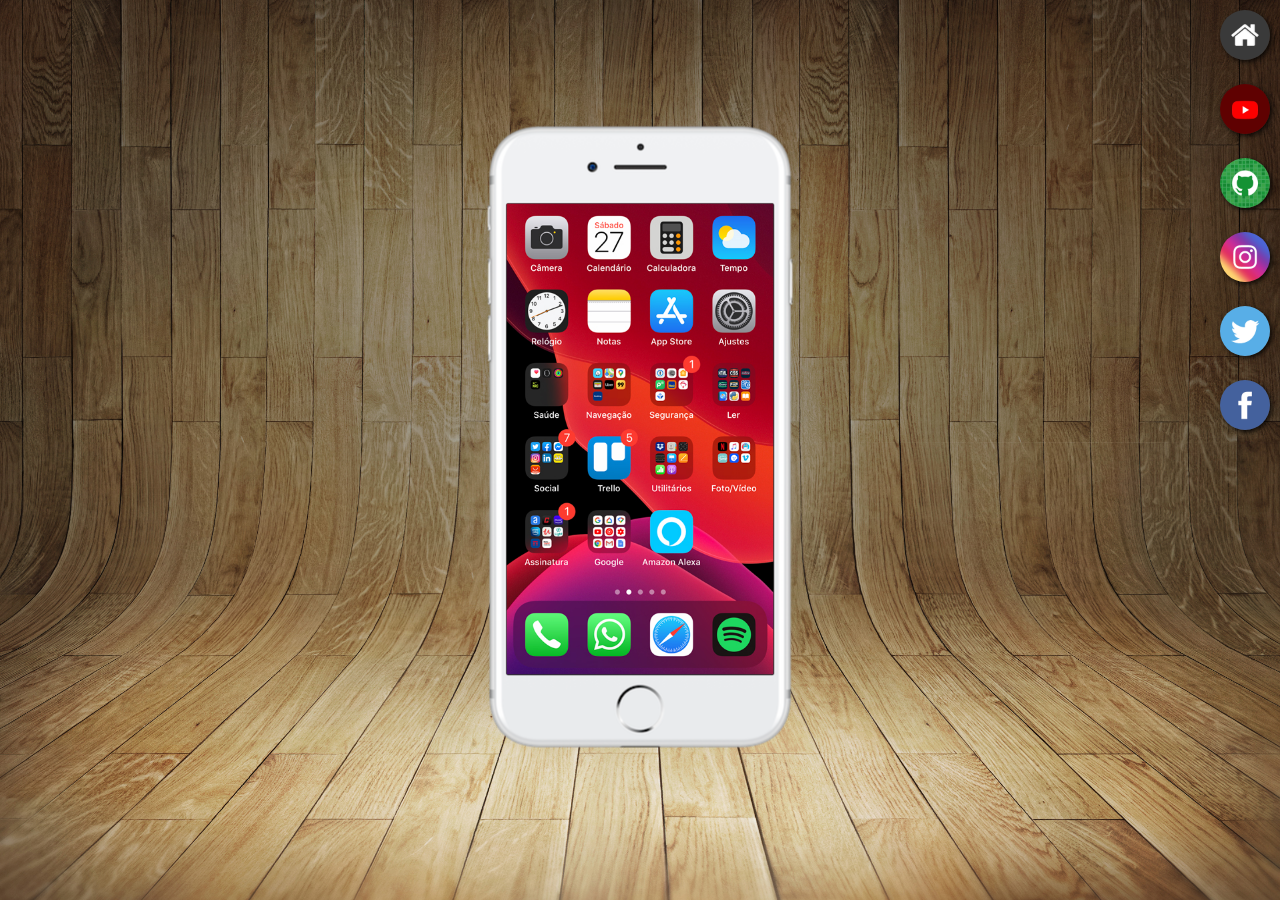
<file: index.html>
<!DOCTYPE html>
<html lang="pt-br">
<head>
    <meta charset="UTF-8">
    <meta http-equiv="X-UA-Compatible" content="IE=edge">
    <meta name="viewport" content="width=device-width, initial-scale=1.0">
    <link rel="shortcut icon" href="favicon.ico" type="image/x-icon">
    <link rel="stylesheet" href="estilo/style.css">
    <title>Projeto Rede</title>
</head>
<body>
    <main>
        <section id="telefone">
            <iframe src="home.html" name="tela" id="tela" frameborder="0"></iframe>
        </section>
        <section id="redes-sociais">
            <a href="home.html" target="tela"><img src="imagens/logo-home.jpg" alt="Home"></a> <br>
            <a href="youtube.html" target="tela"><img src="imagens/logo-youtube.jpg" alt="Youtube"></a> <br>
            <a href="github.html" target="tela"> <img src="imagens/logo-github.jpg" alt="github"></a> <br>
            <a href="istagram.html" target="tela"> <img src="imagens/logo-instagram.jpg" alt="instagram"></a> <br>
            <a href="twitter.html" target="tela"><img src="imagens/logo-twitter.jpg" alt="twitter"></a> <br>
            <a href="facebook.html" target="tela"> <img src="imagens/logo-facebook.jpg" alt="Facebook"></a> <br>
        </section>
    </main>
</body>
</html>
</file>
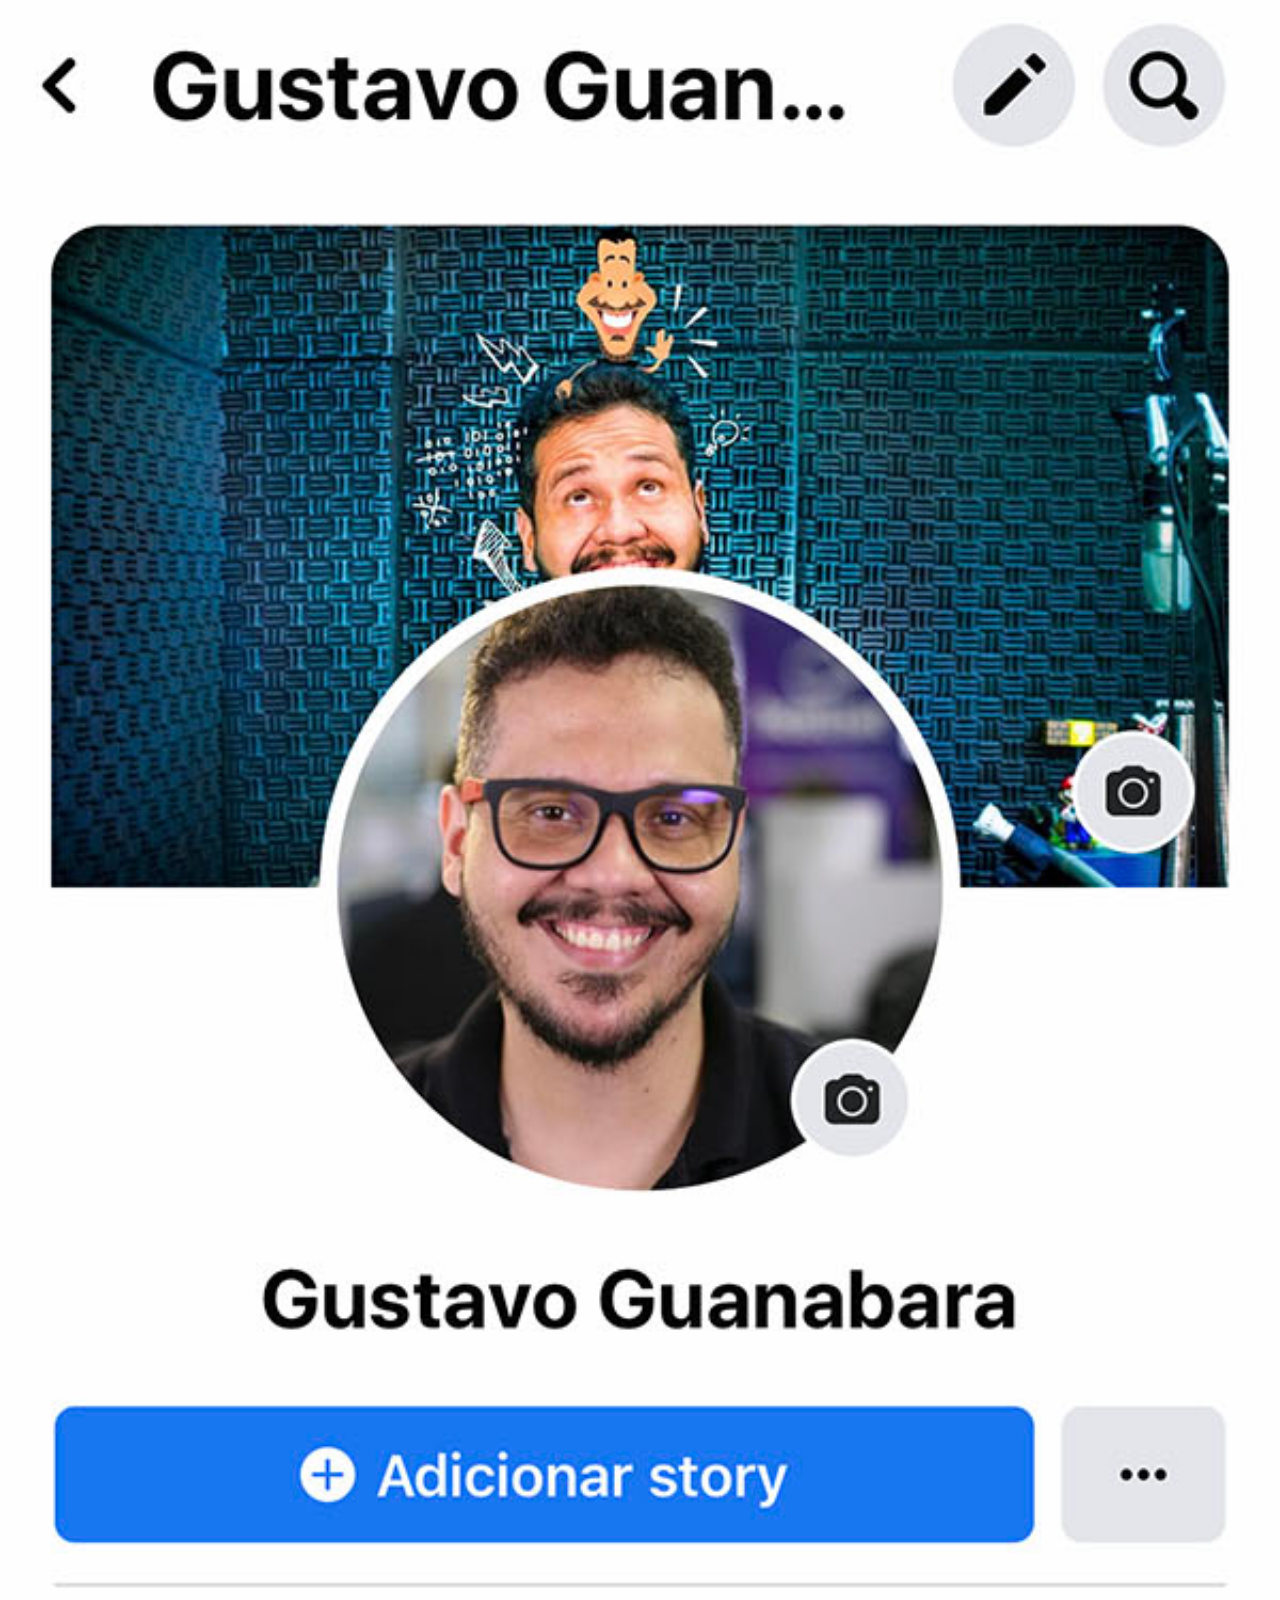
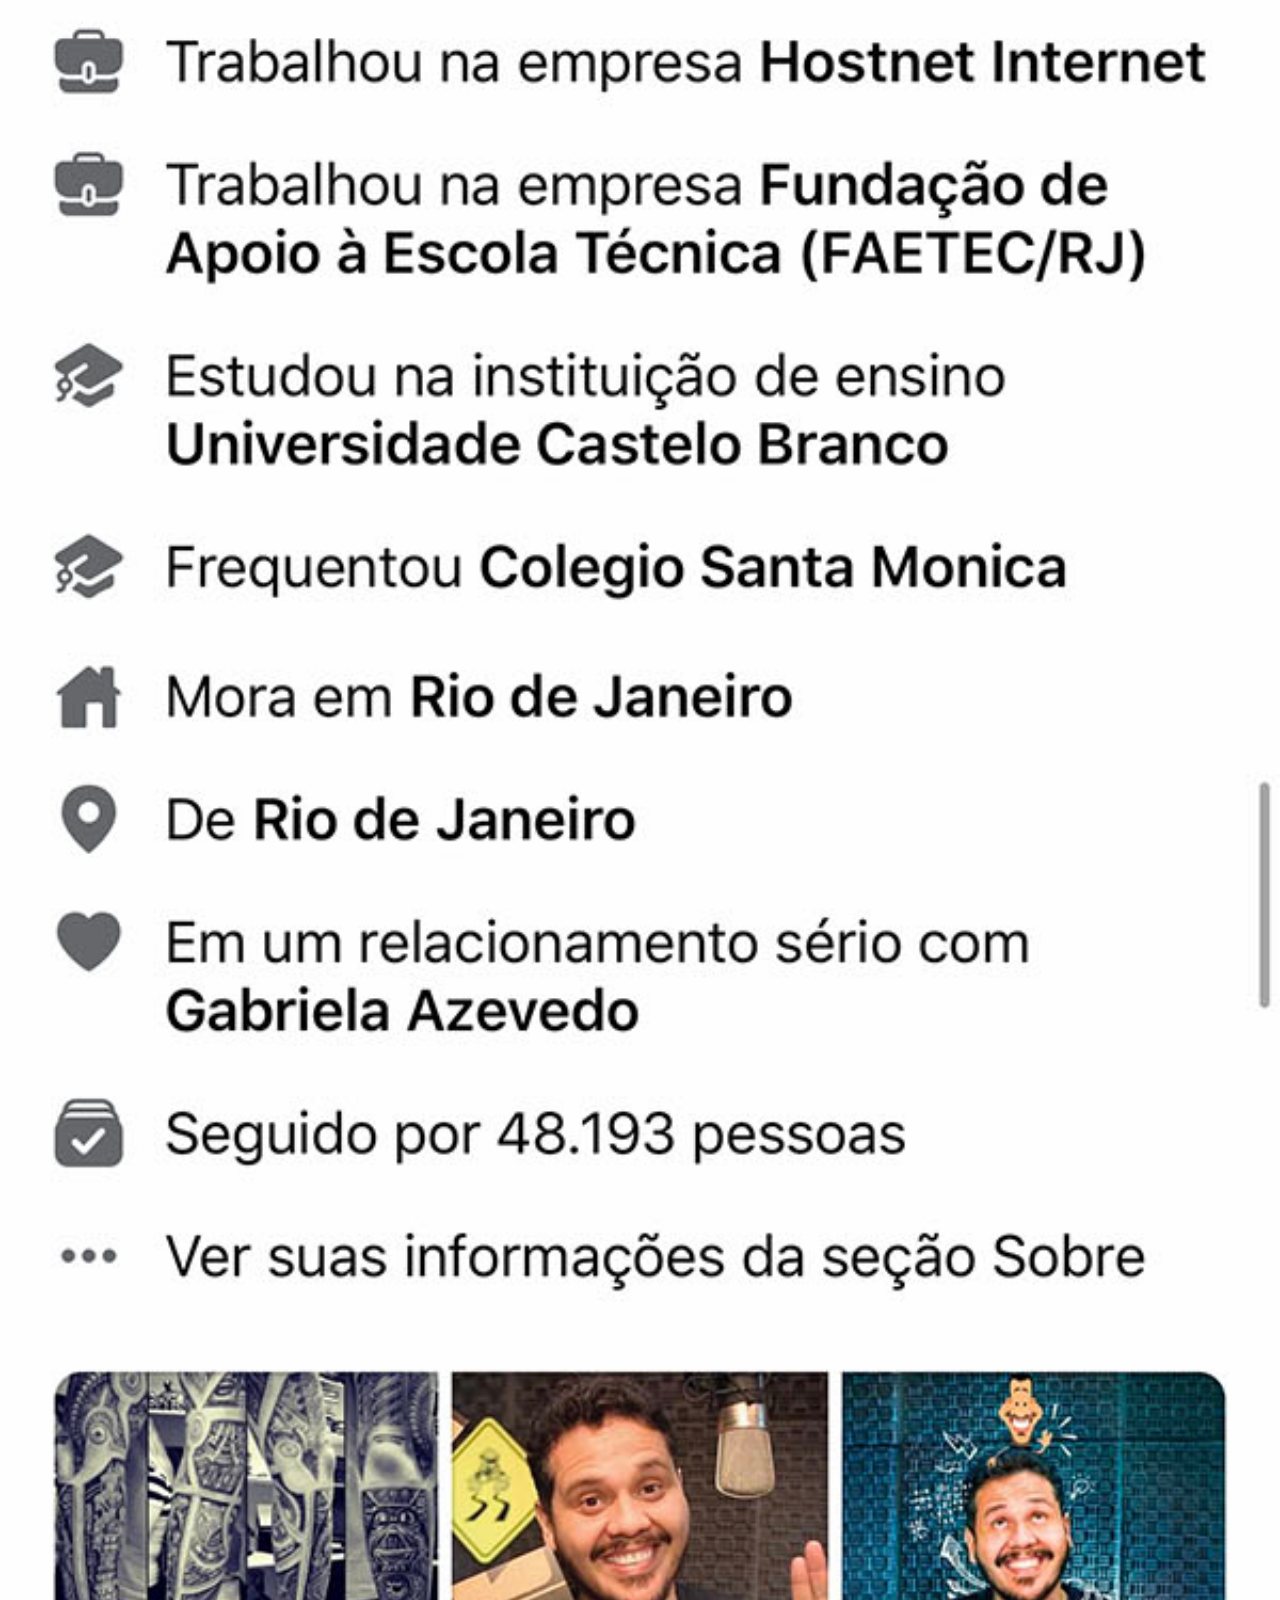
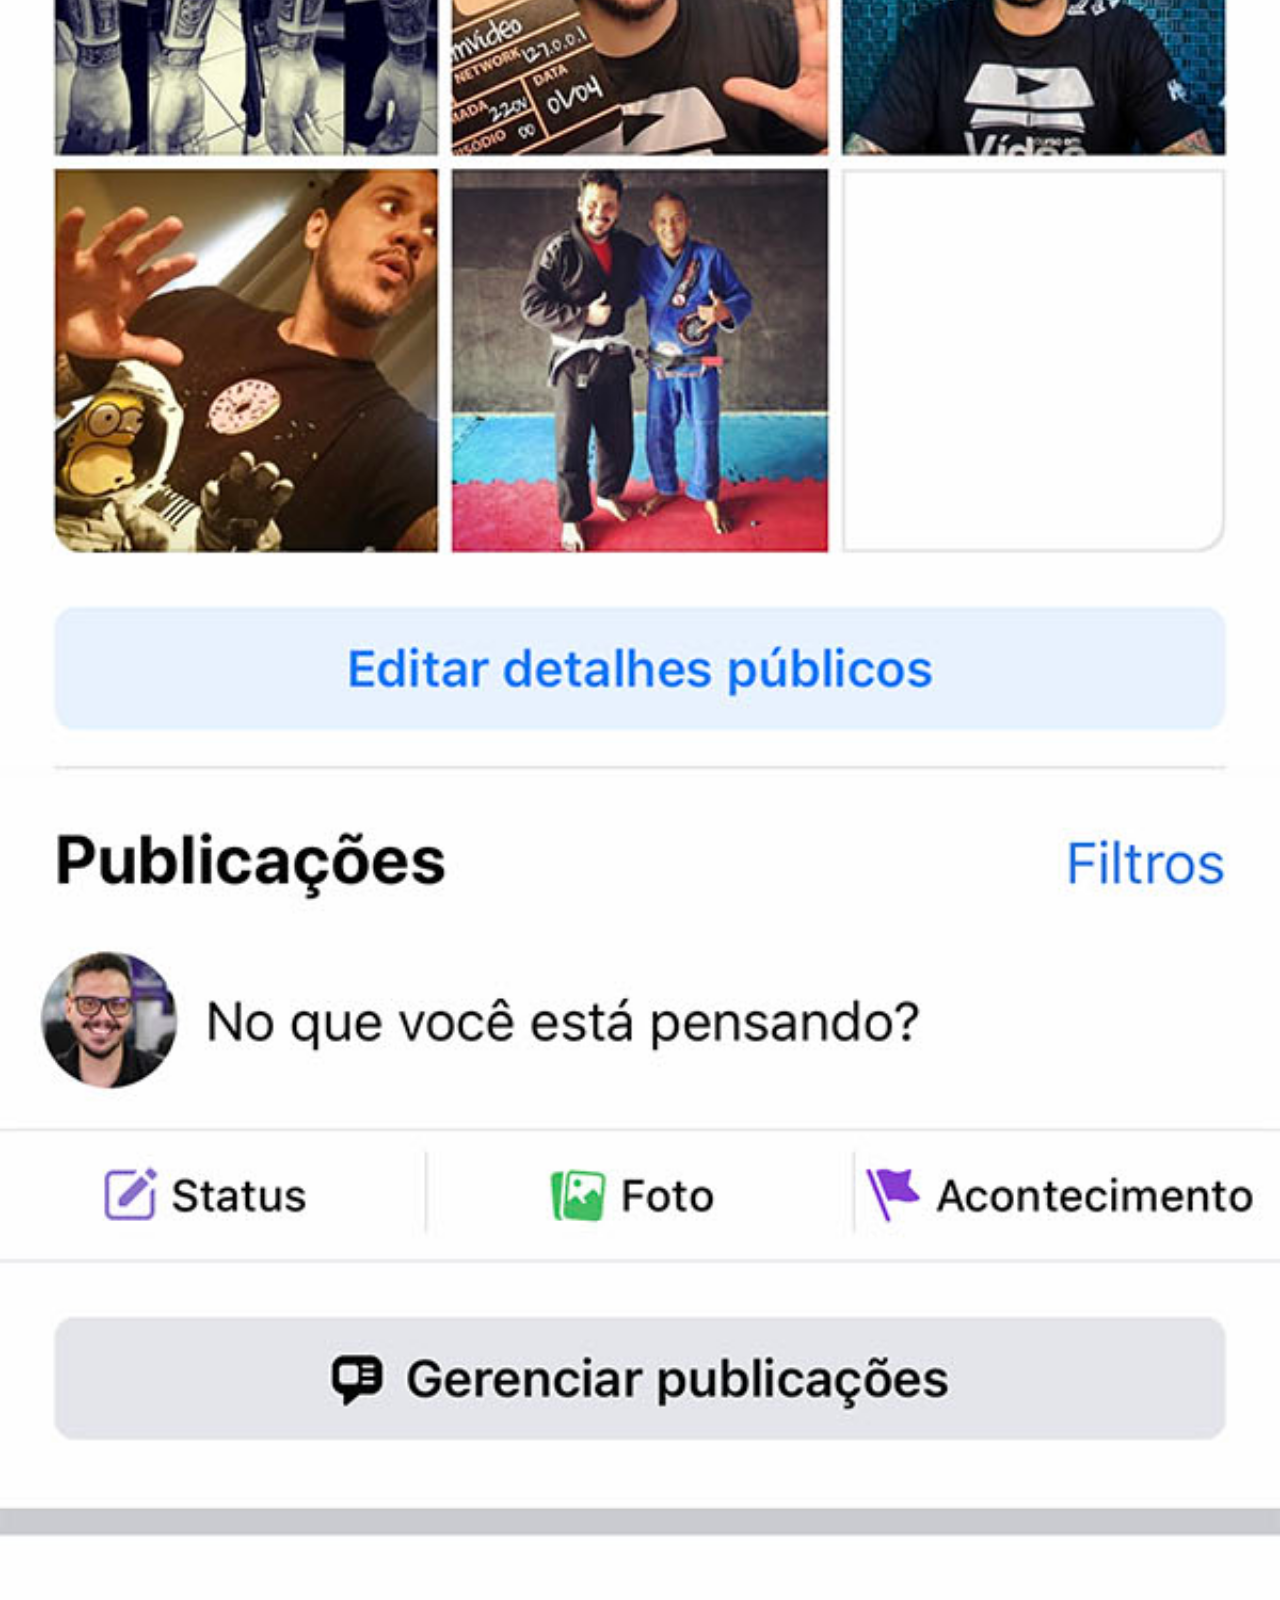
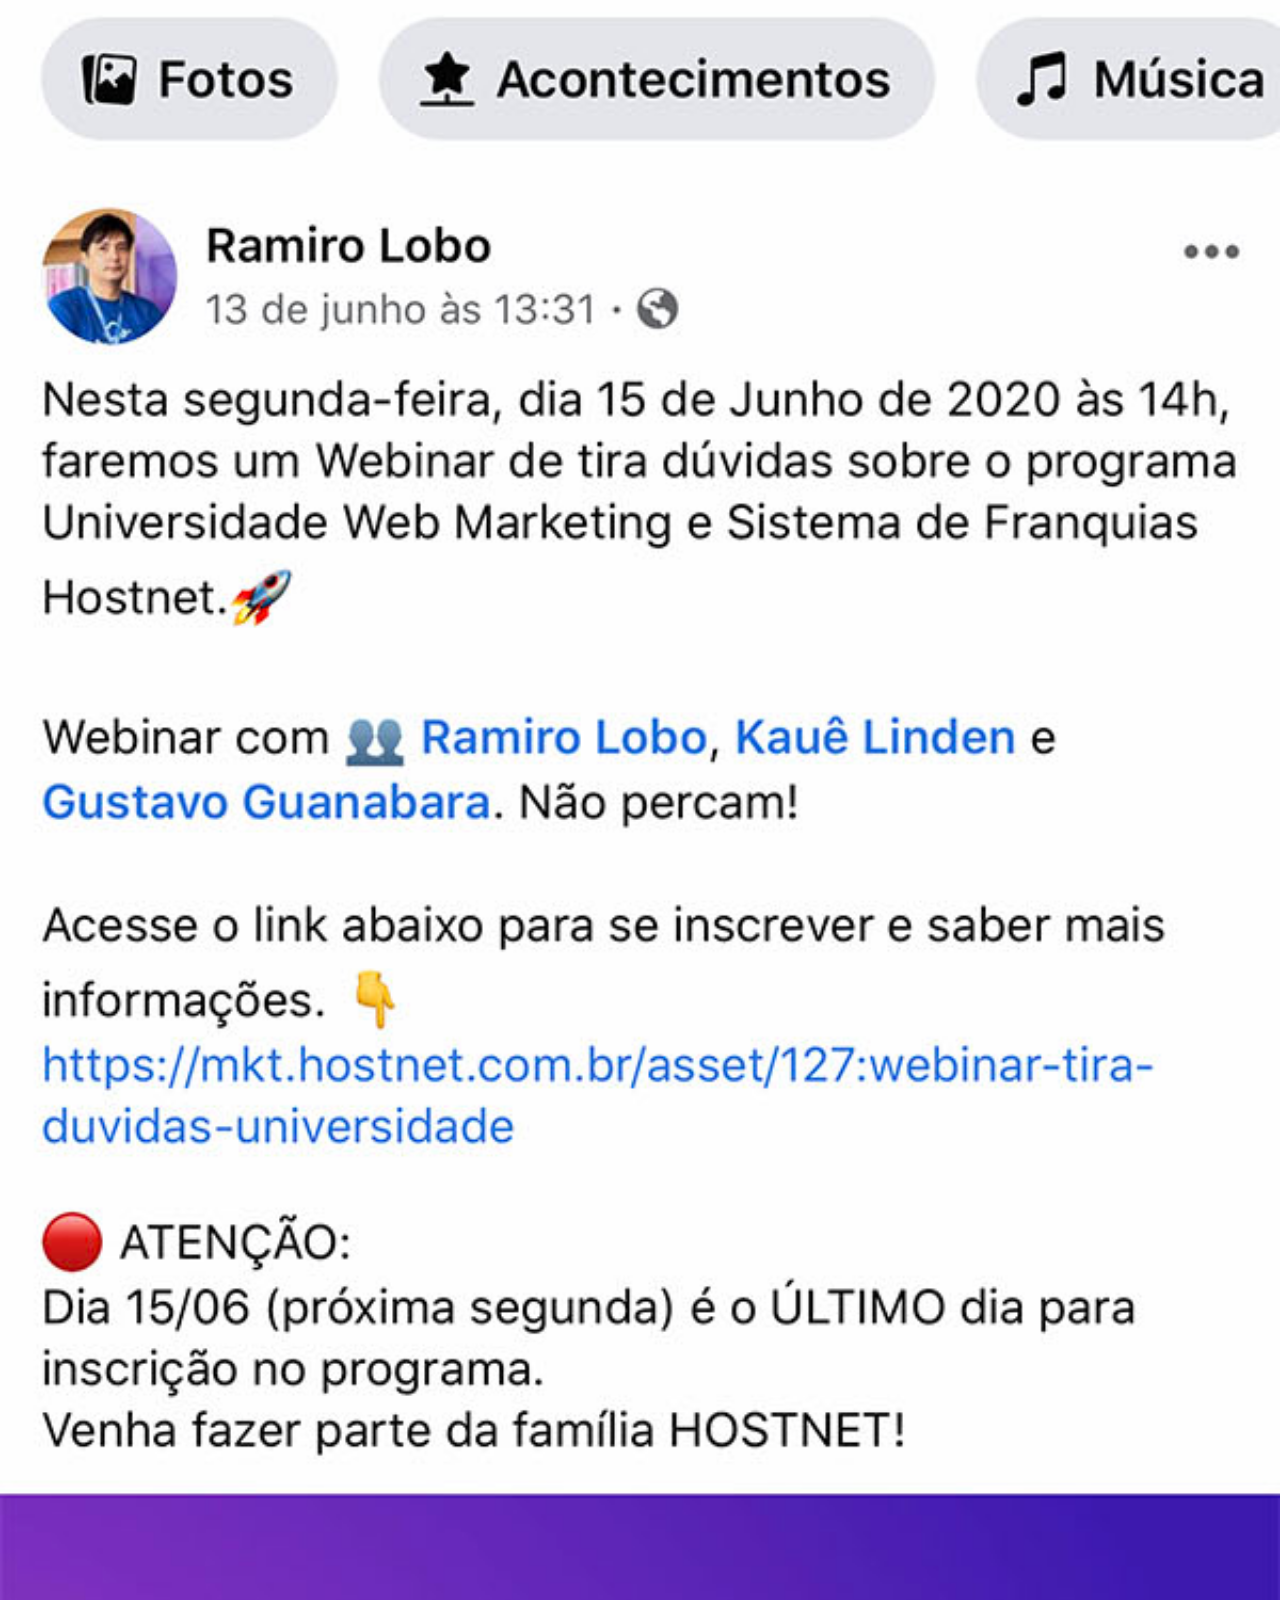
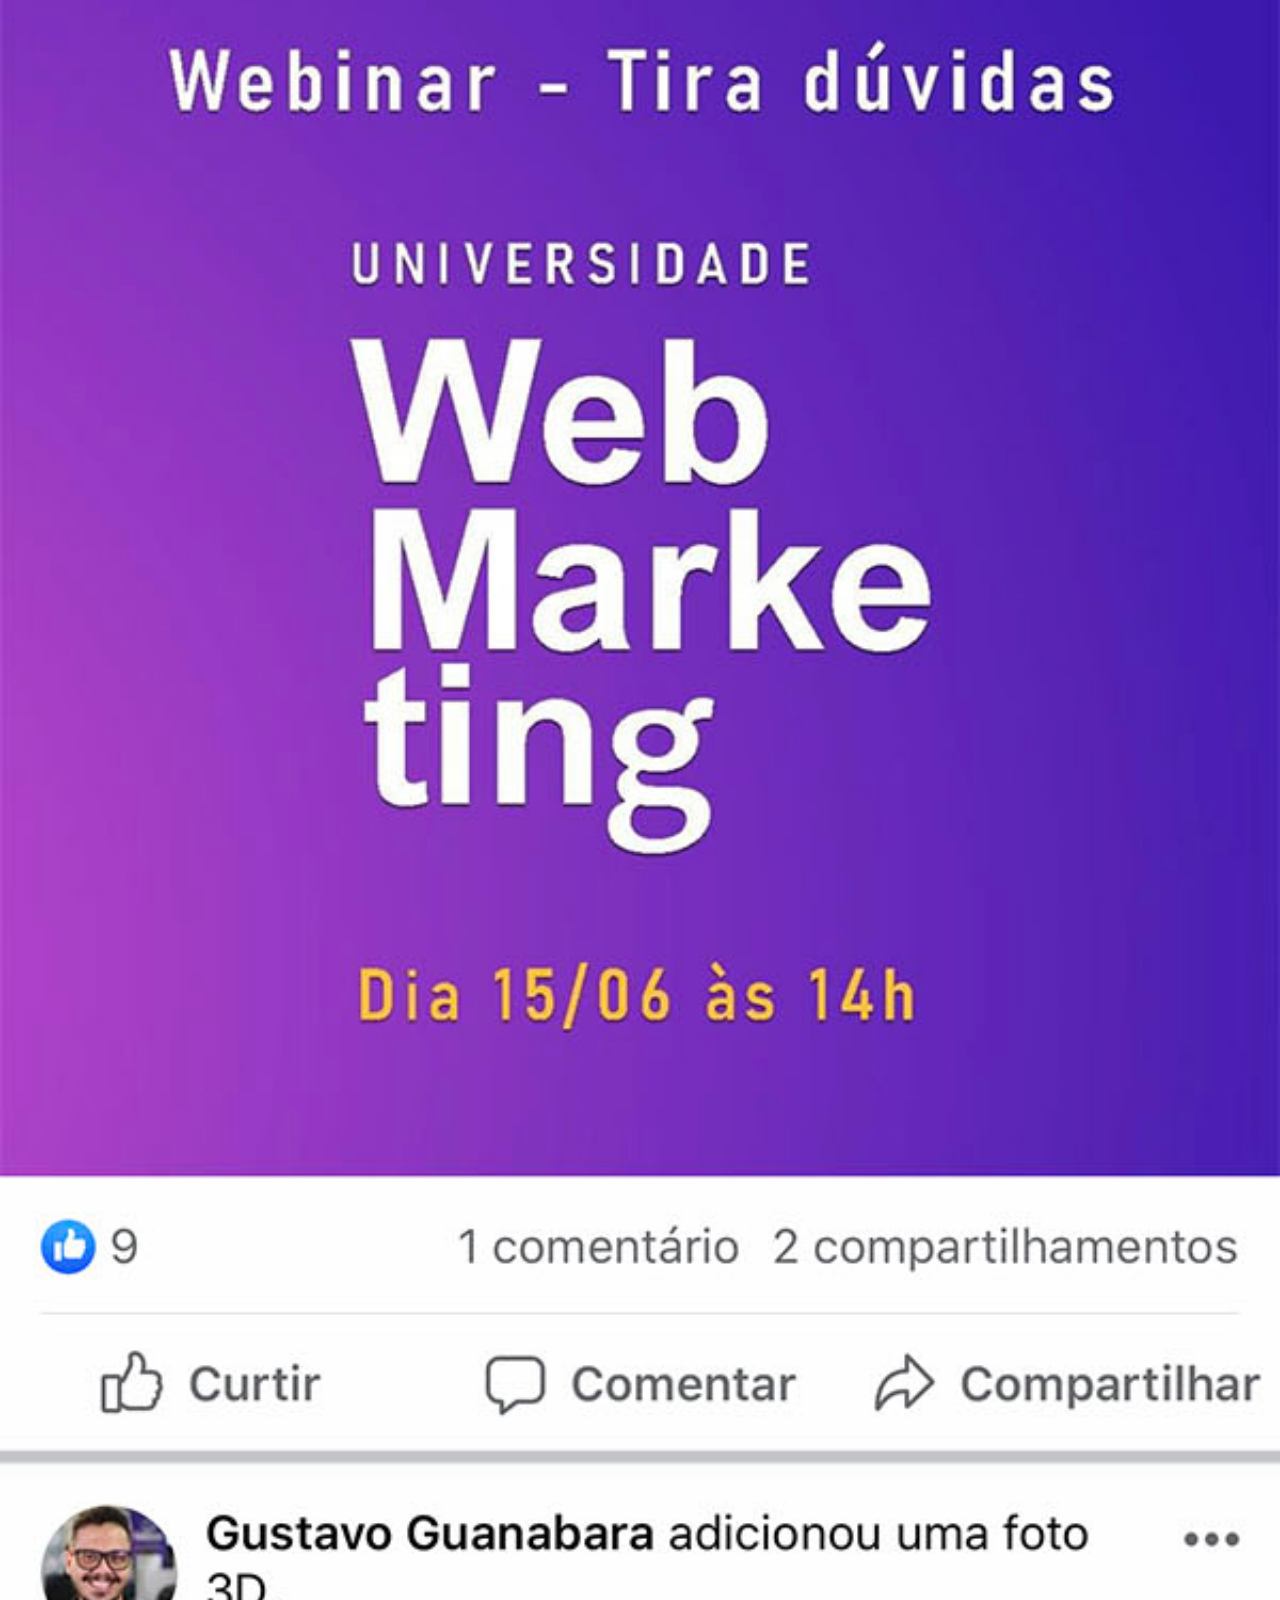
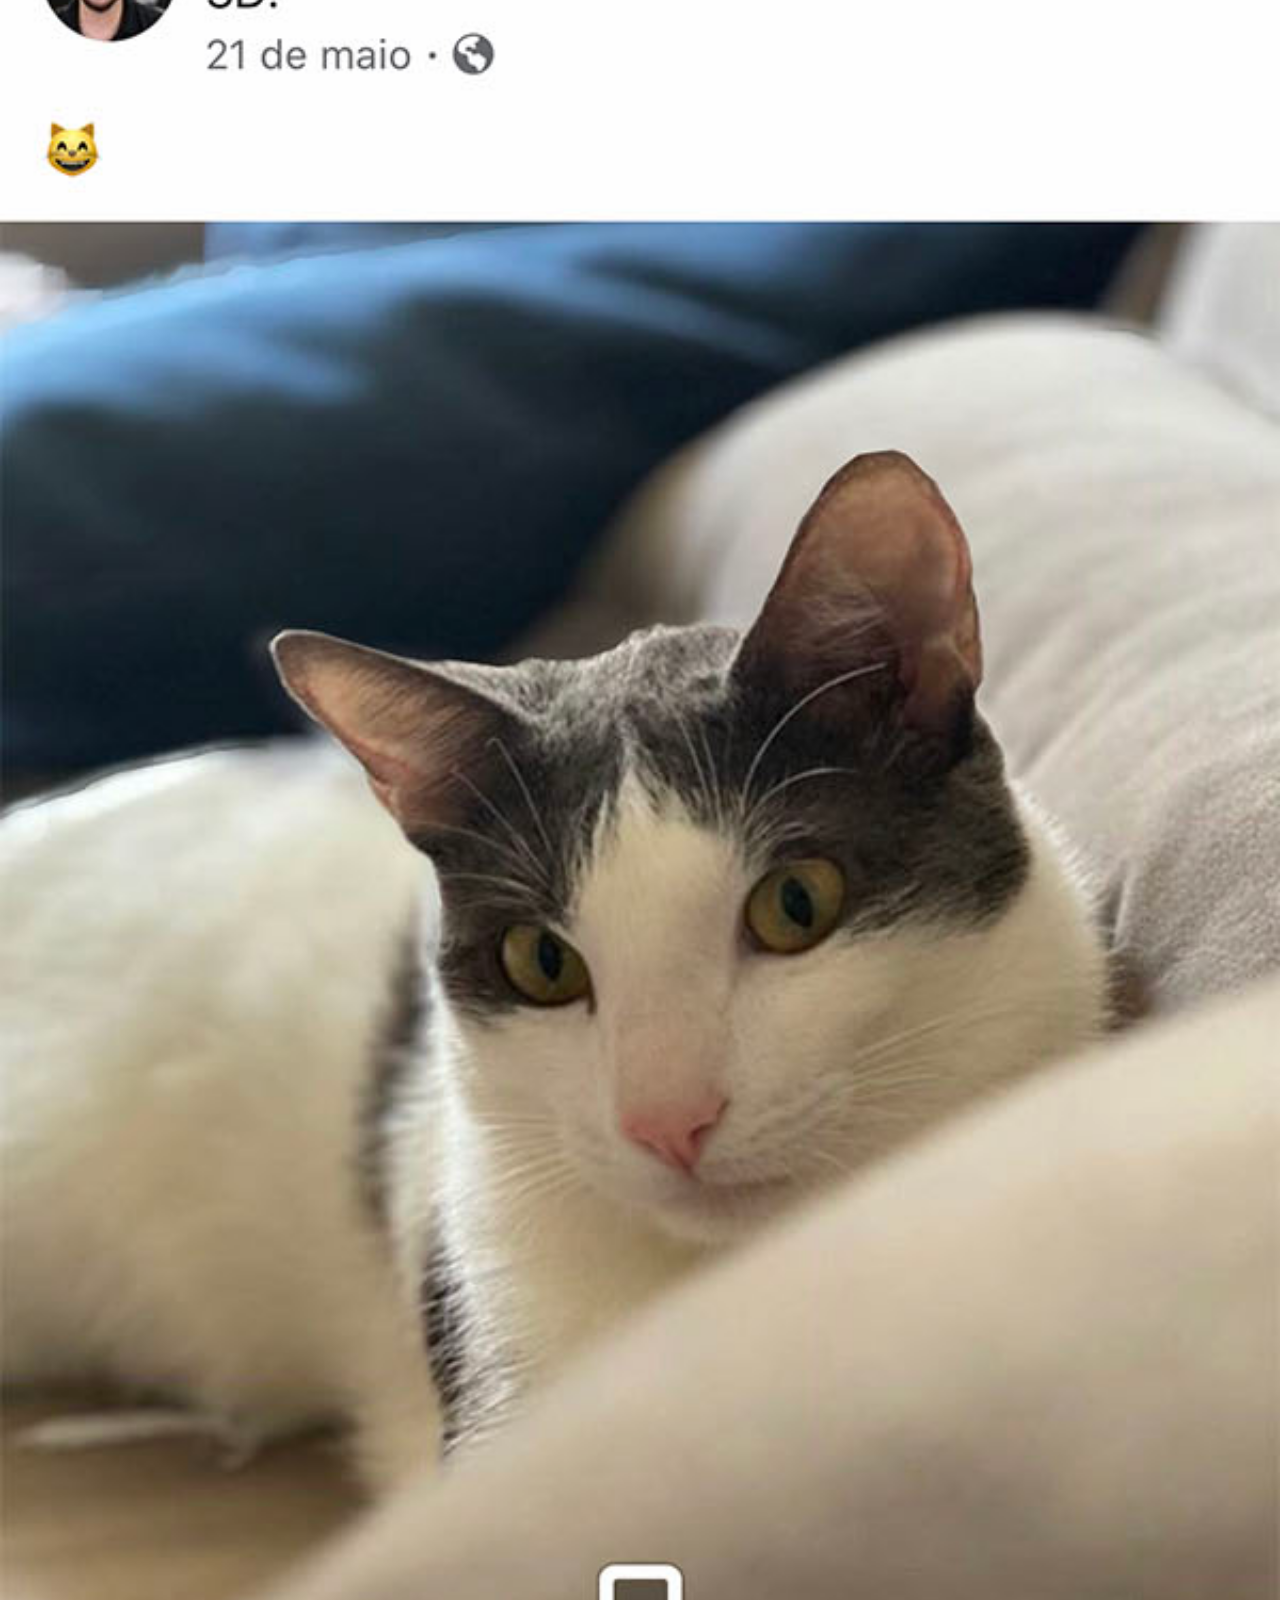
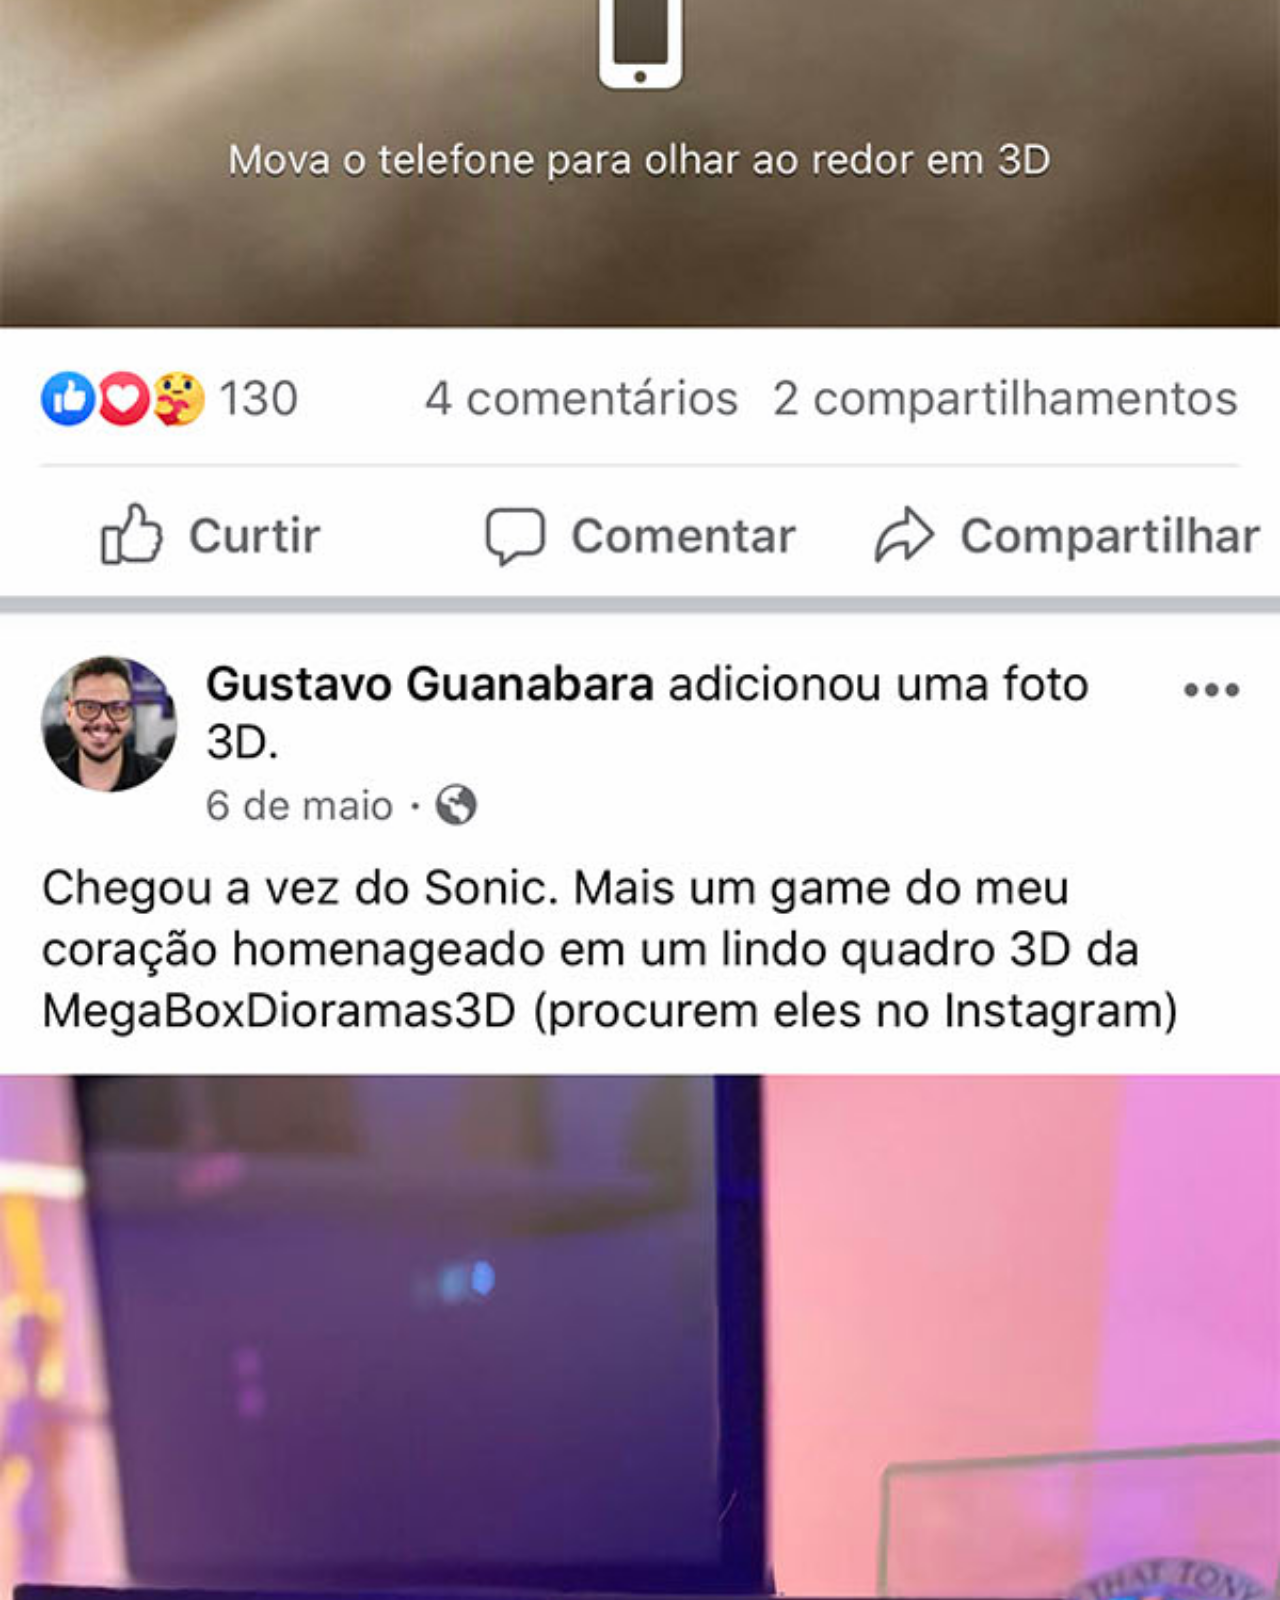
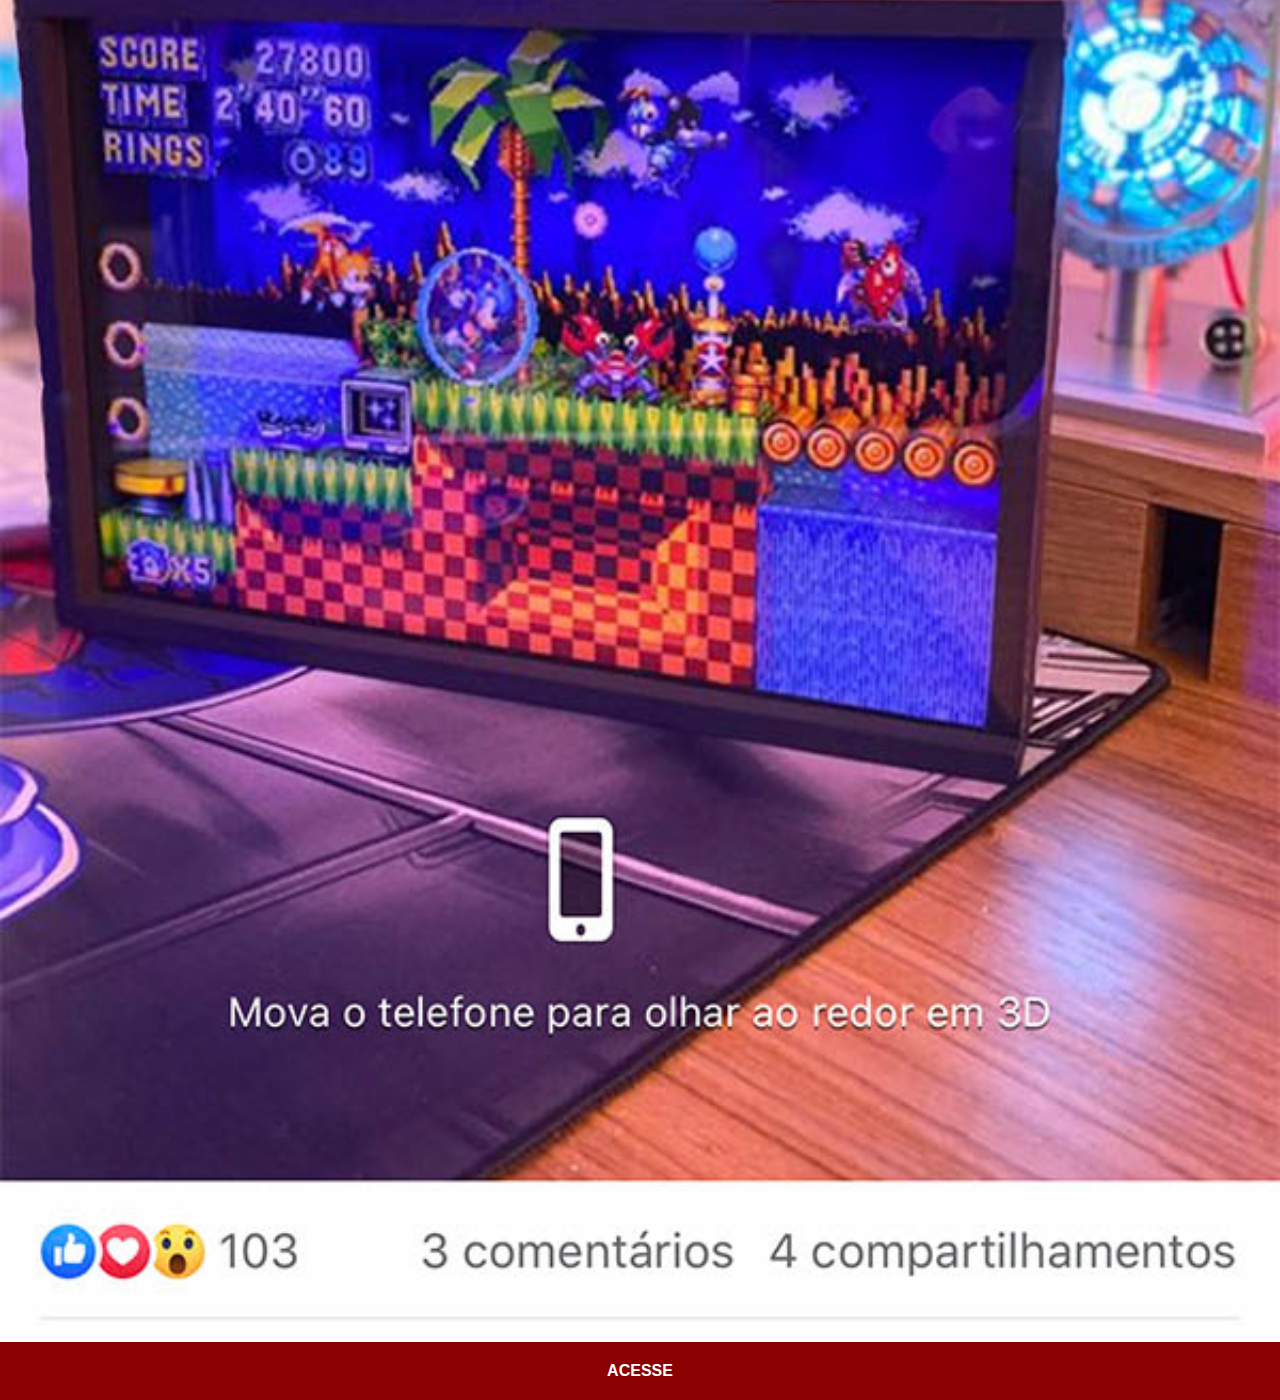
<file: facebook.html>
<!DOCTYPE html>
<html lang="pt-br">
<head>
    <meta charset="UTF-8">
    <meta http-equiv="X-UA-Compatible" content="IE=edge">
    <meta name="viewport" content="width=device-width, initial-scale=1.0">
    <title>Facebook</title>
    <link rel="stylesheet" href="estilo/social.css">
</head>
<body>
    <img src="imagens/tela-facebook.jpg" alt="Facebook">
    <a href="">ACESSE</a>
</body>
</html>
</file>
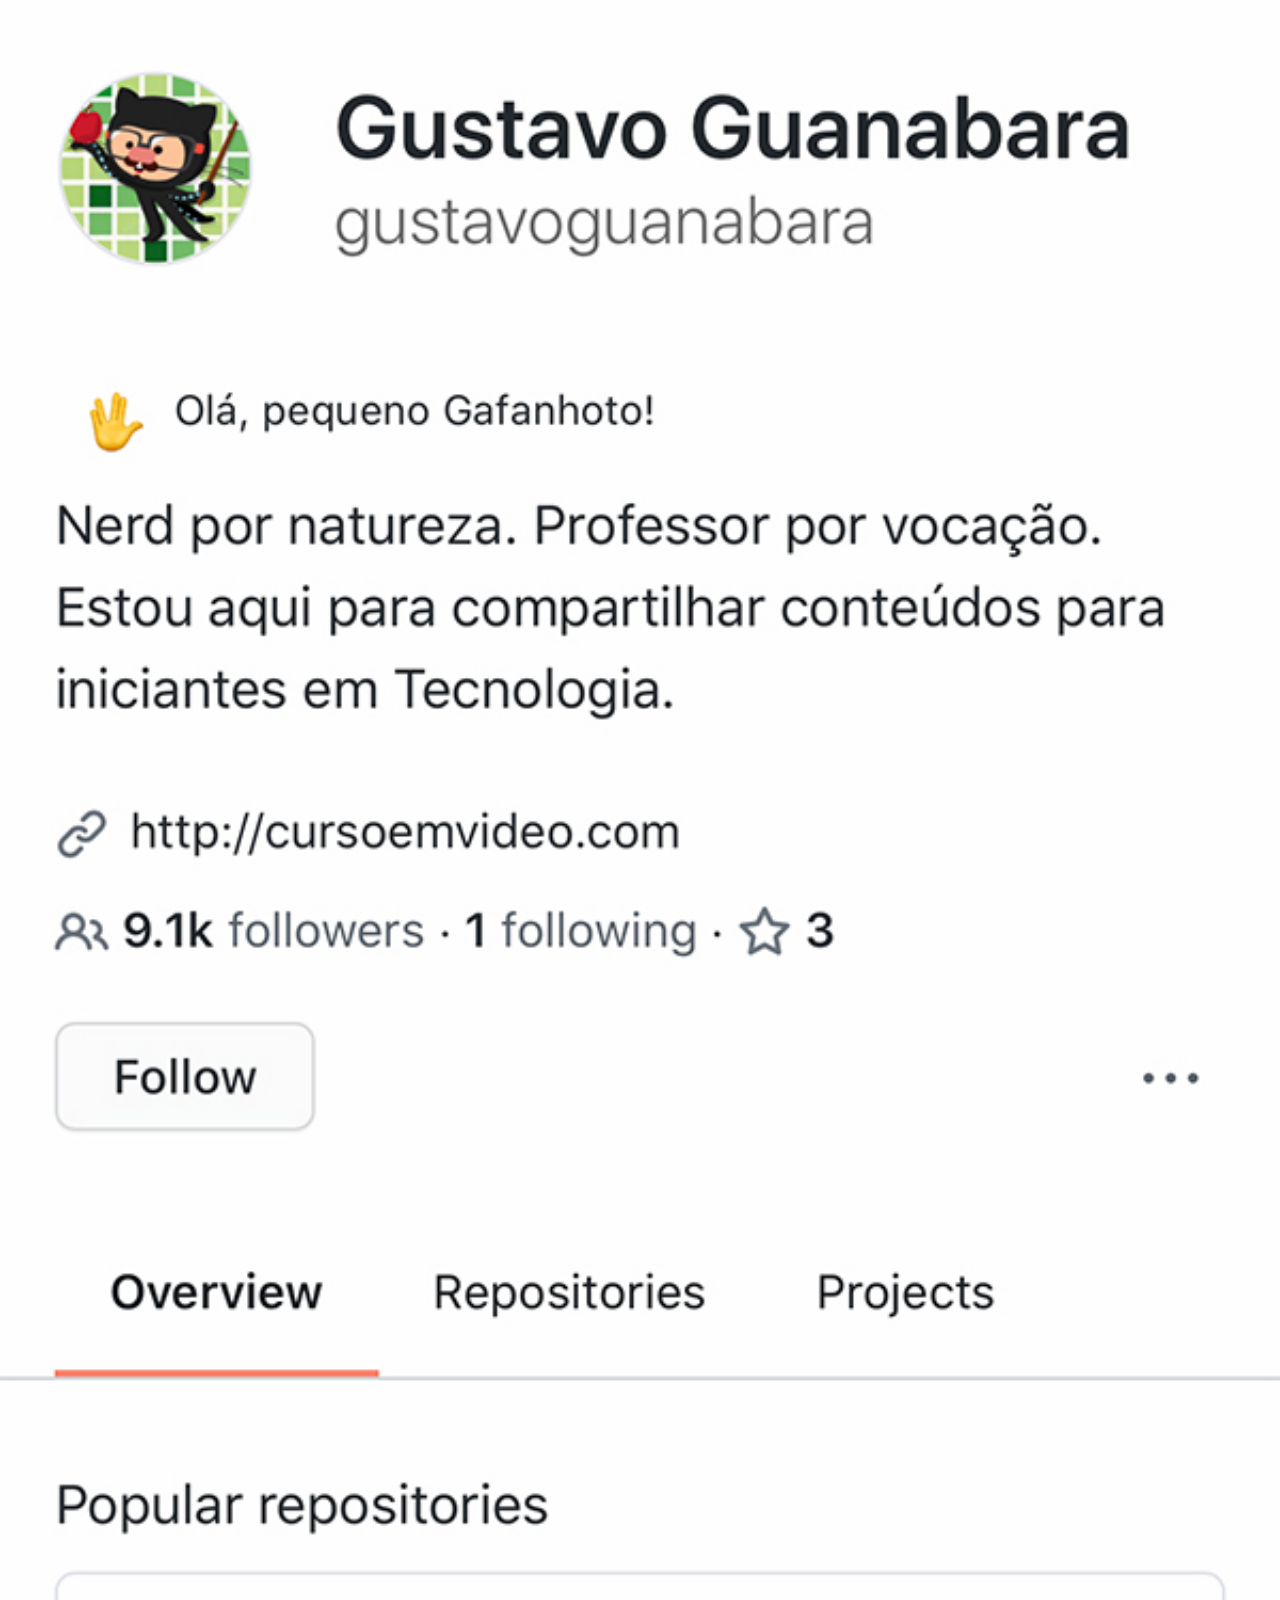
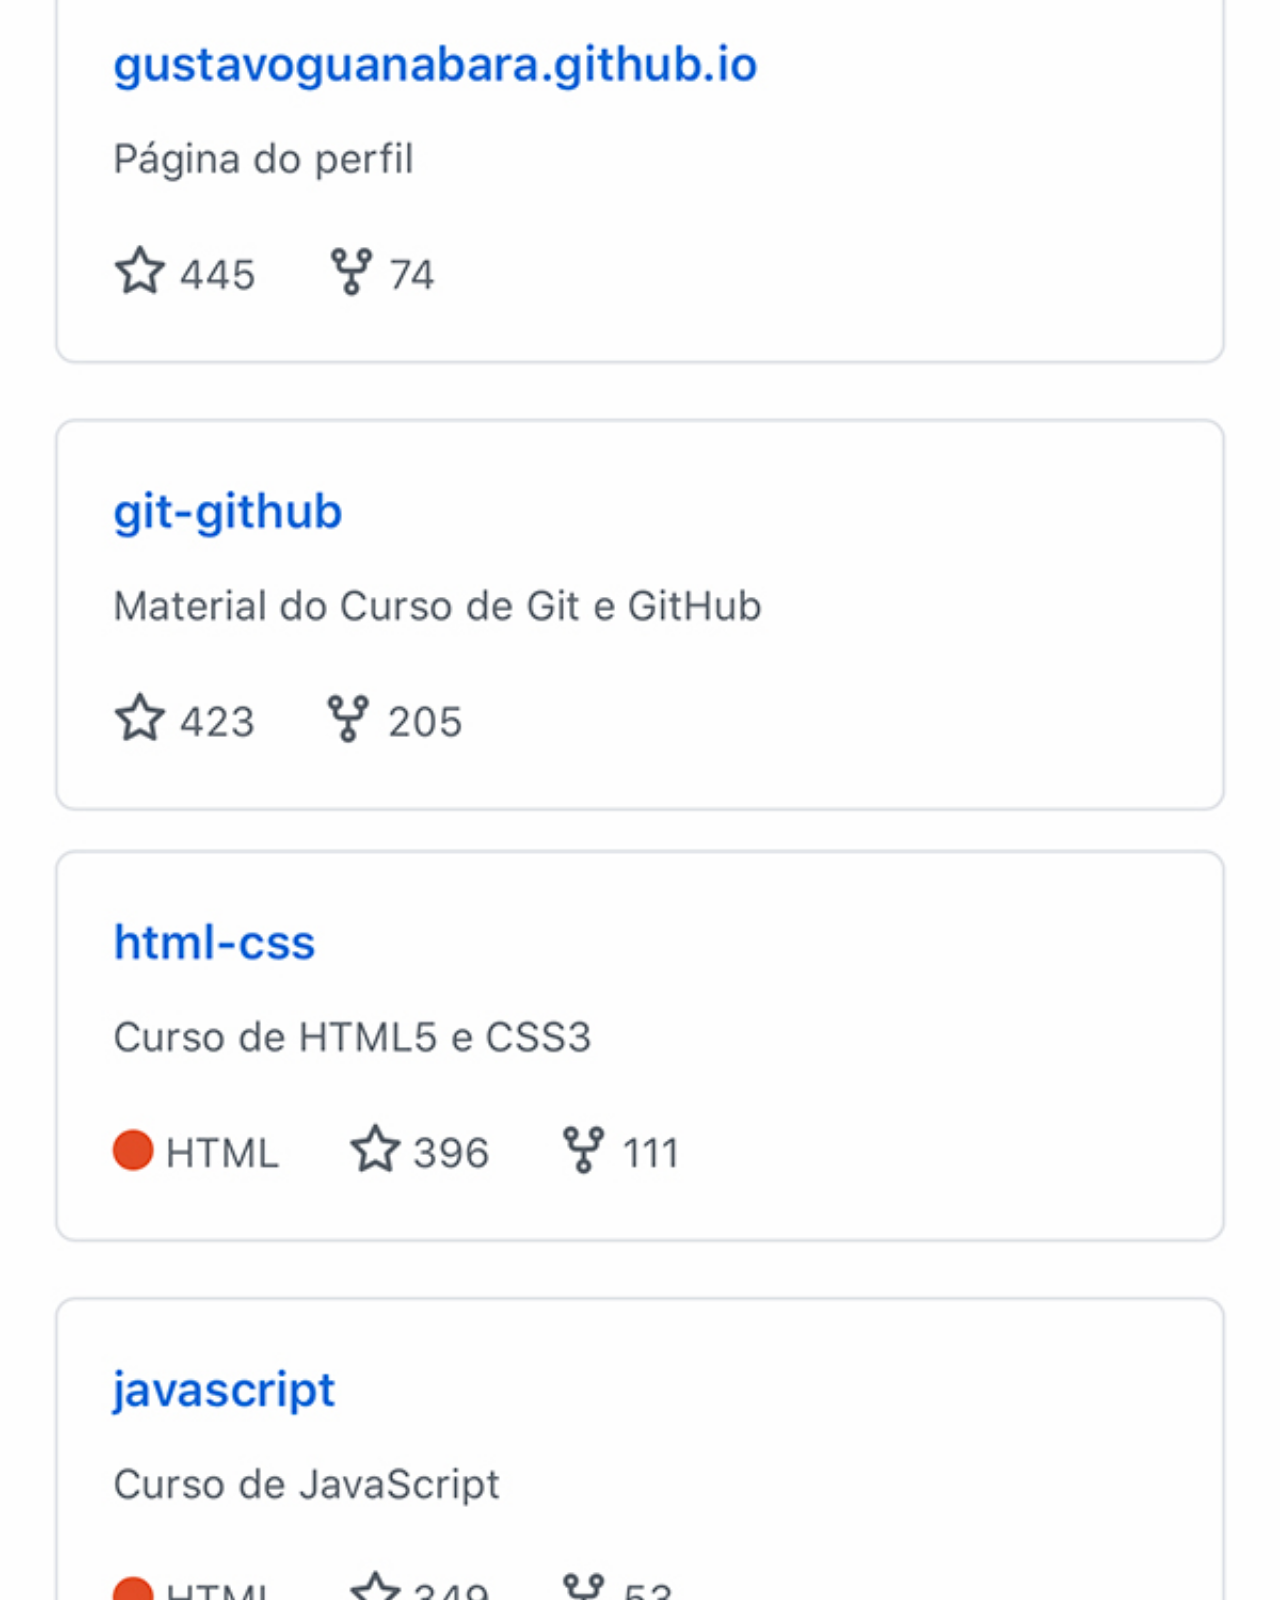
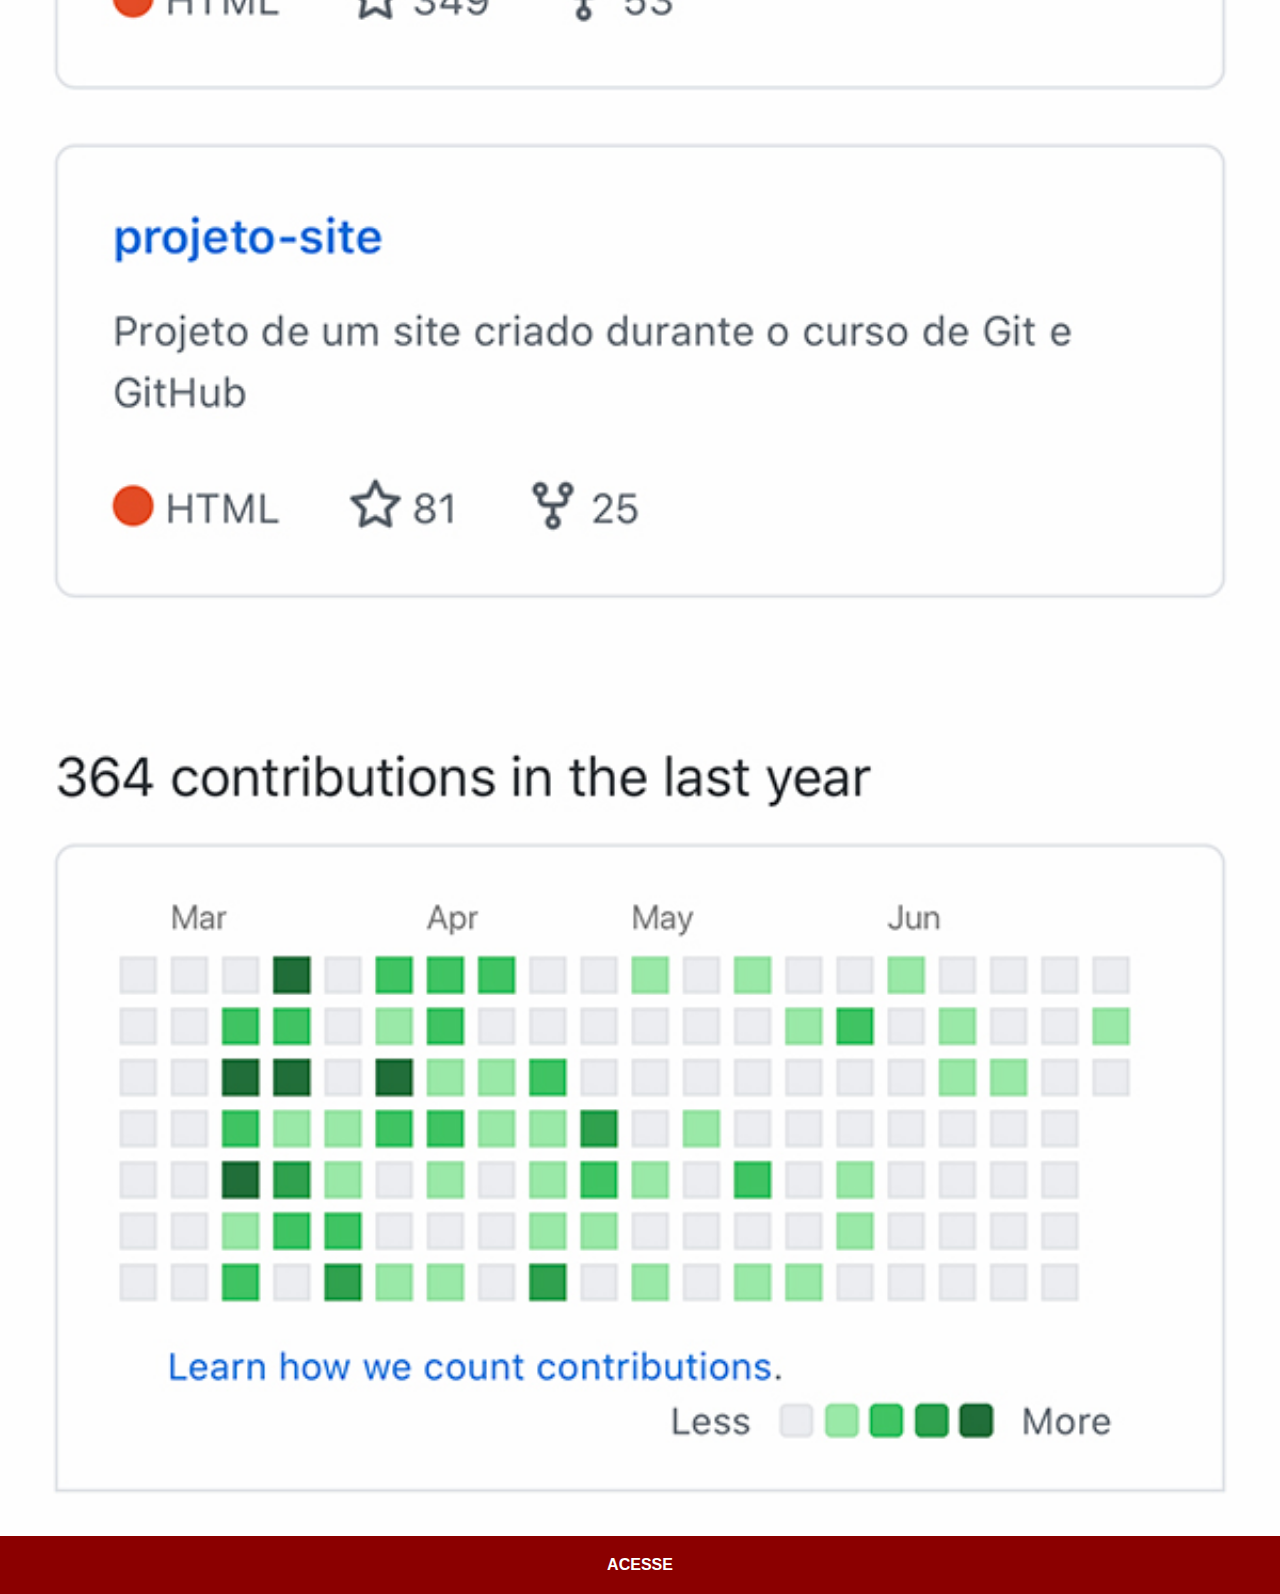
<file: github.html>
<!DOCTYPE html>
<html lang="pt-br">
<head>
    <meta charset="UTF-8">
    <meta http-equiv="X-UA-Compatible" content="IE=edge">
    <meta name="viewport" content="width=device-width, initial-scale=1.0">
    <title>github</title>
    <link rel="stylesheet" href="estilo/social.css">
</head>
<body>
    <img src="imagens/tela-github.jpg" alt="github">
    <a href="https://github.com/gustavoguanabara" target="_blank">ACESSE</a>
</body>
</html>
</file>
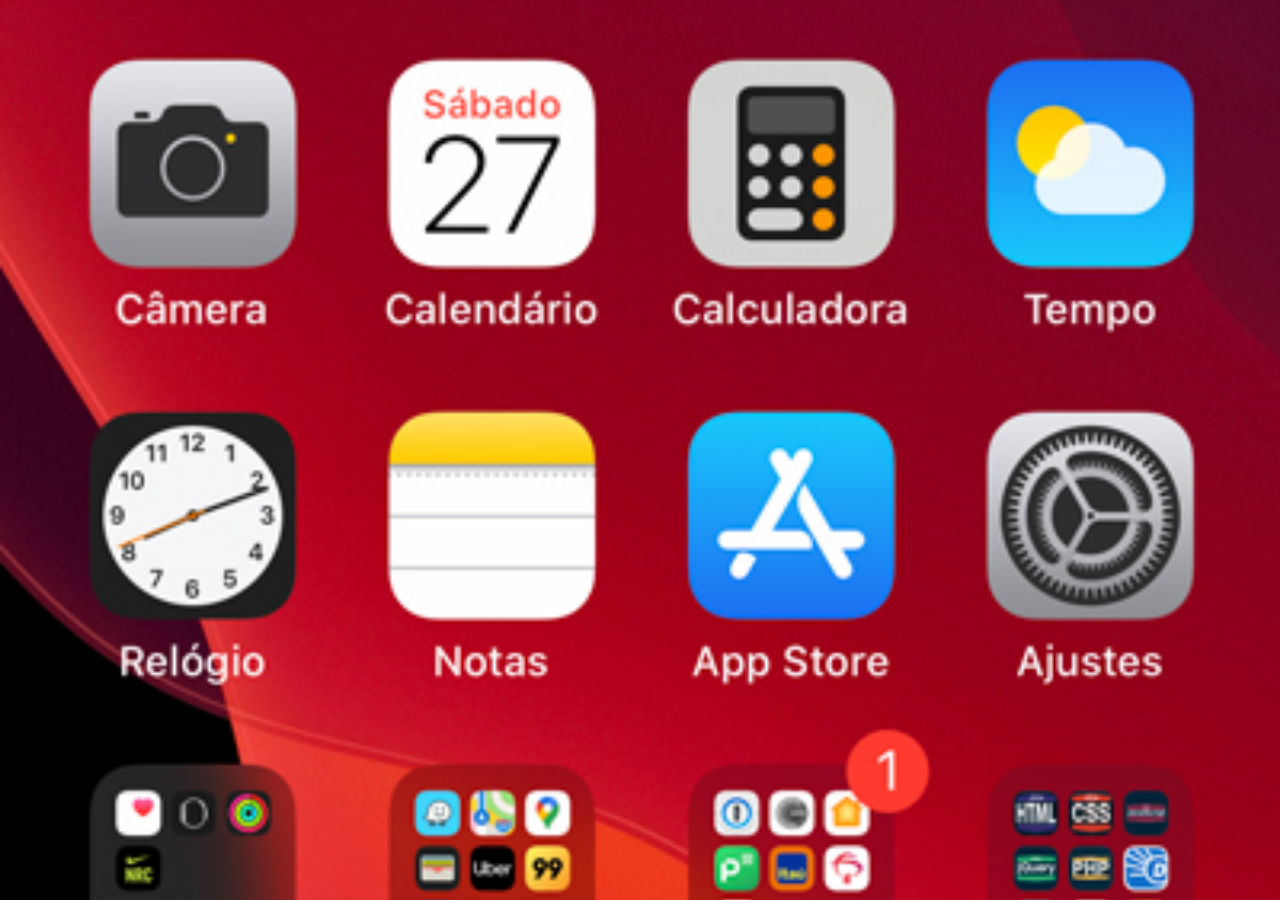
<file: home.html>
<!DOCTYPE html>
<html lang="pt-br">
<head>
    <meta charset="UTF-8">
    <meta http-equiv="X-UA-Compatible" content="IE=edge">
    <meta name="viewport" content="width=x, initial-scale=1.0">
    <title>Home</title>
</head>
<style>
    *{
        margin: 0px;
        padding: 0px;
    }
    body{
        width: 100vw;
        height: 100vh;
        background: black url(imagens/tela-home.jpg) no-repeat center top;
        background-size: cover;
    }
</style>
<body>
    
</body>
</html>
</file>
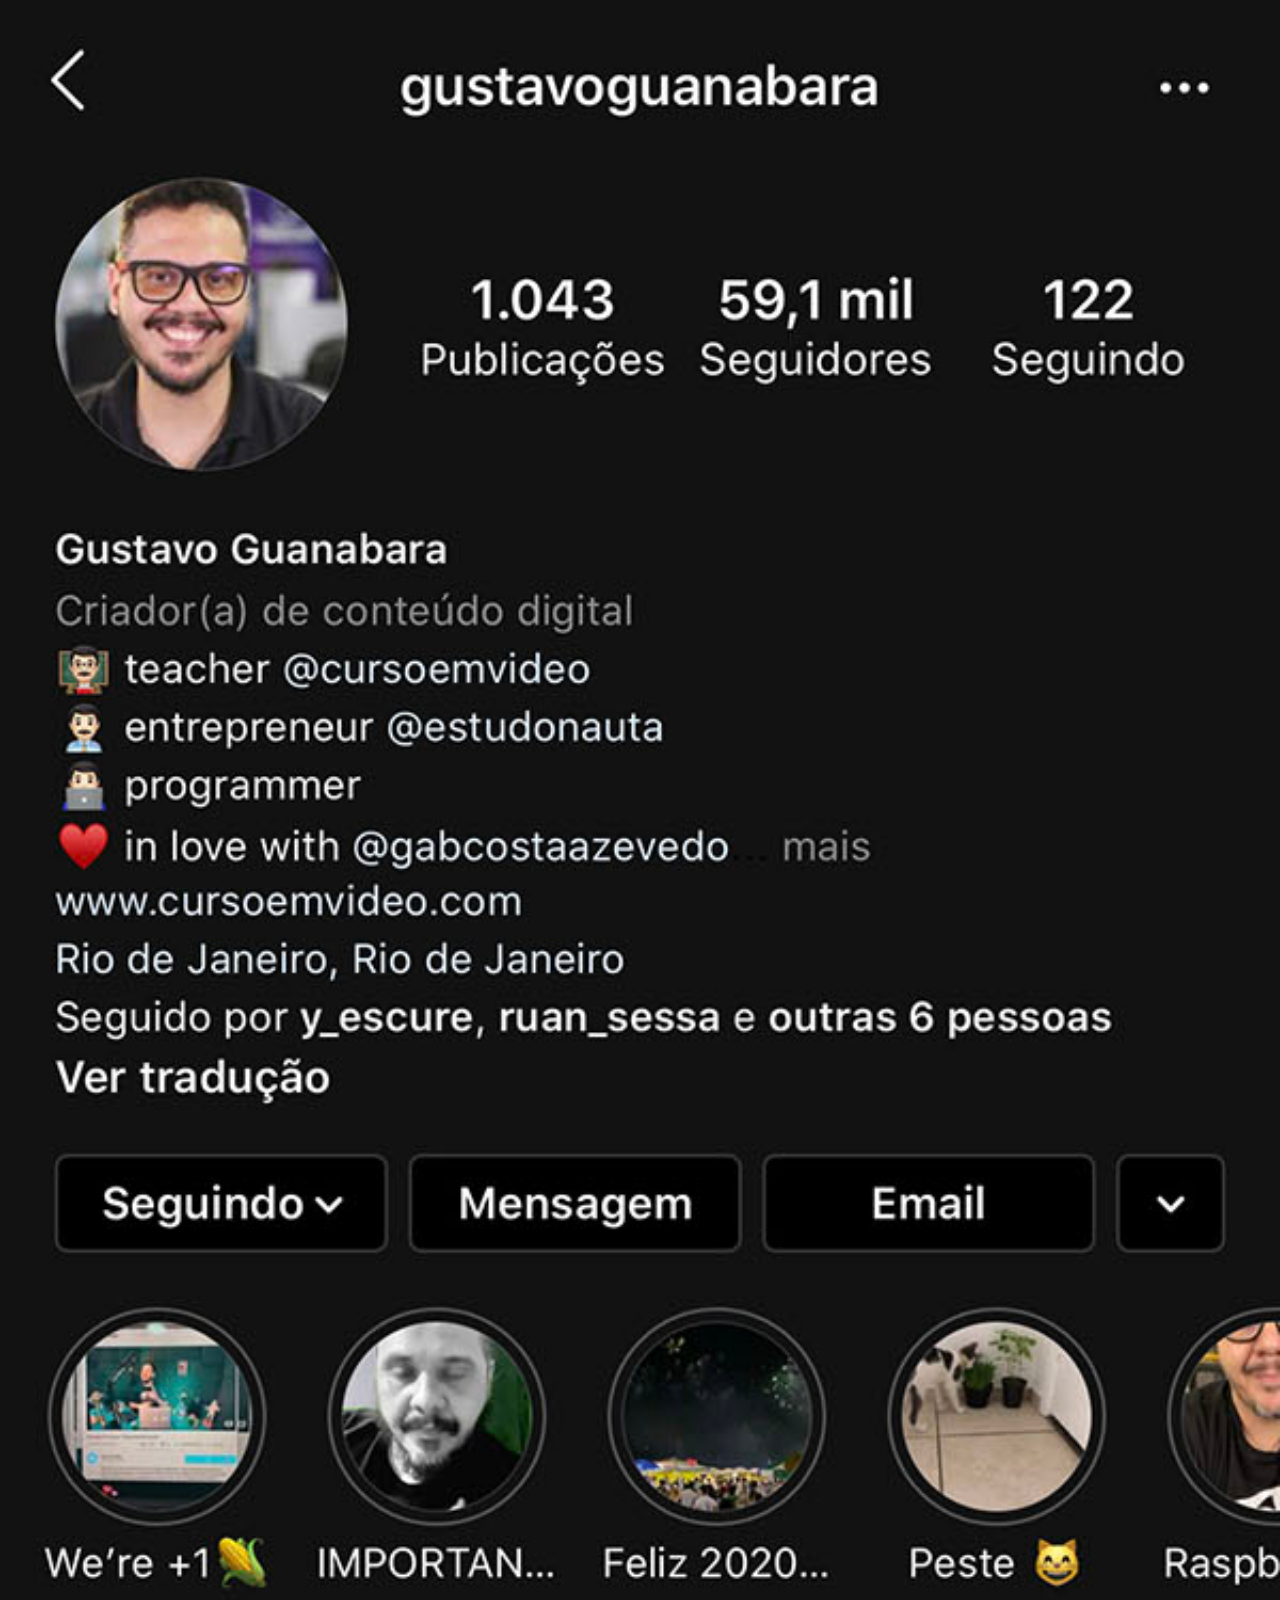
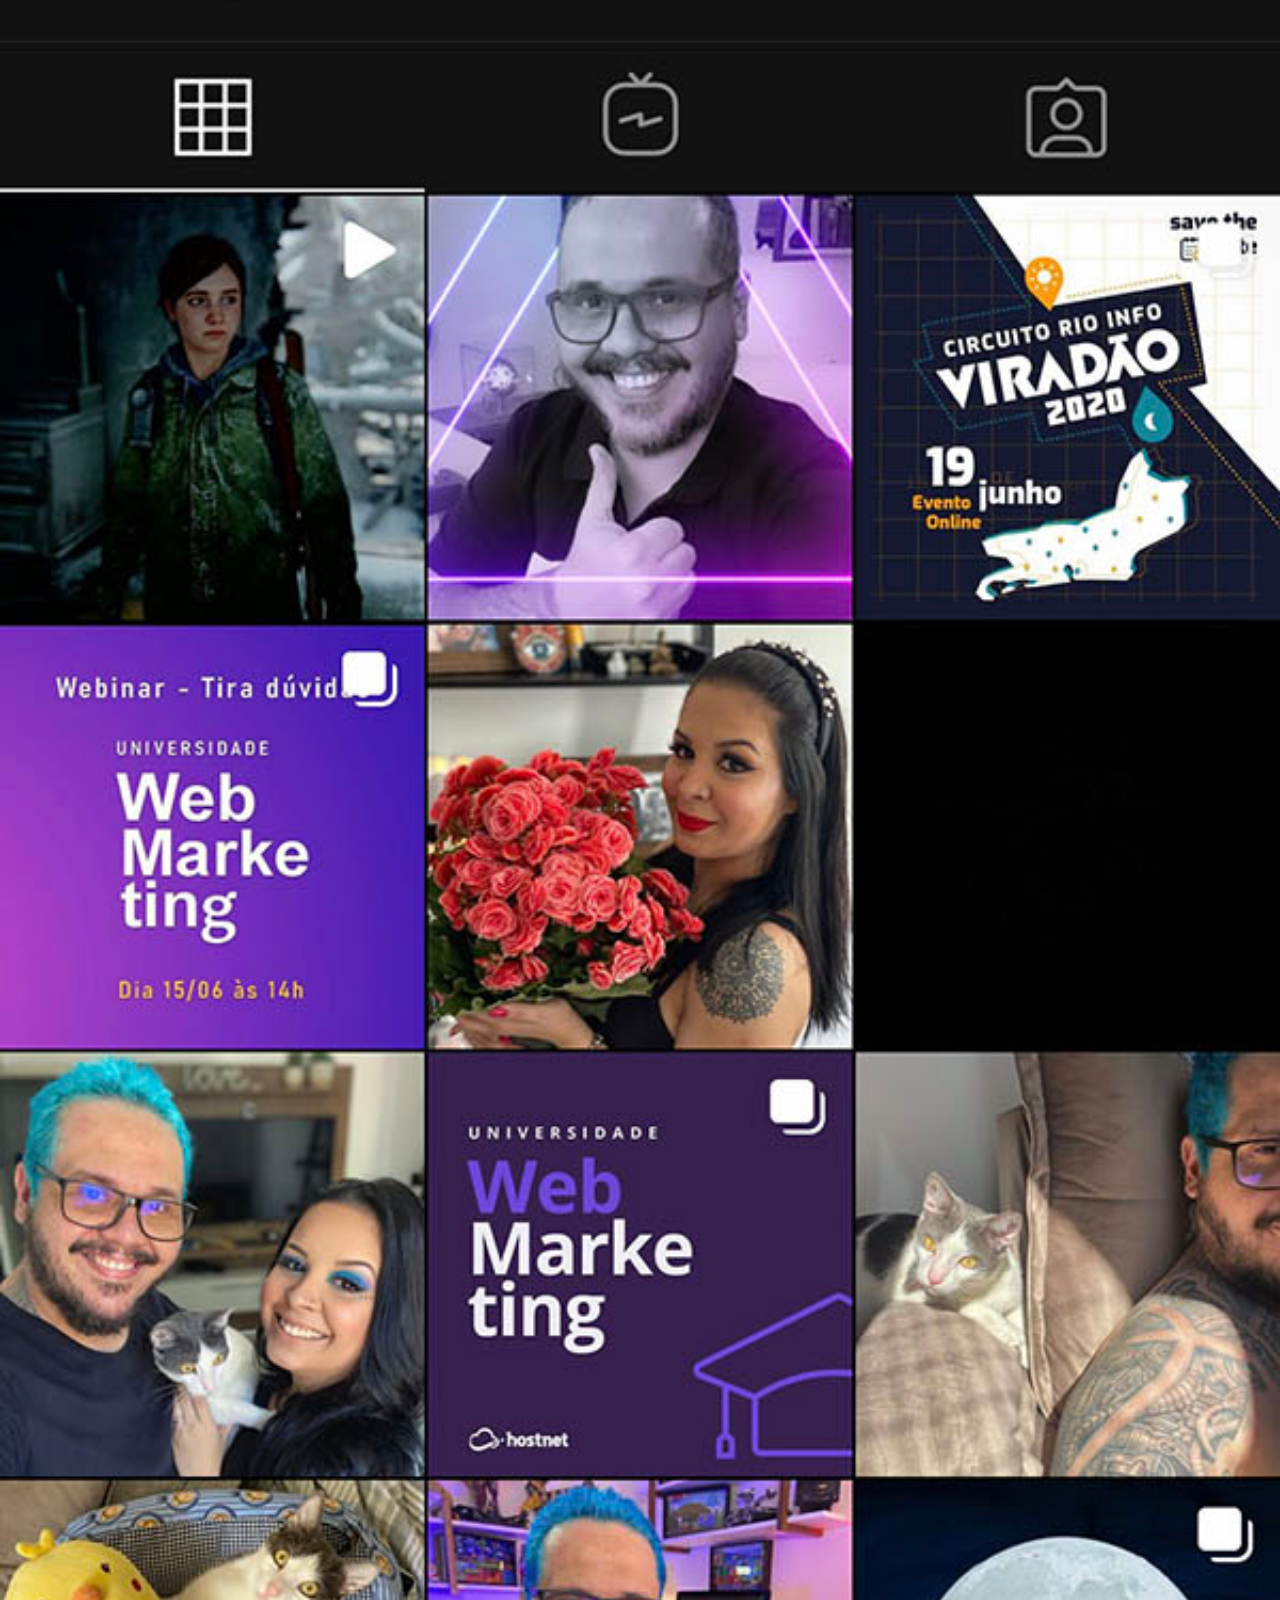
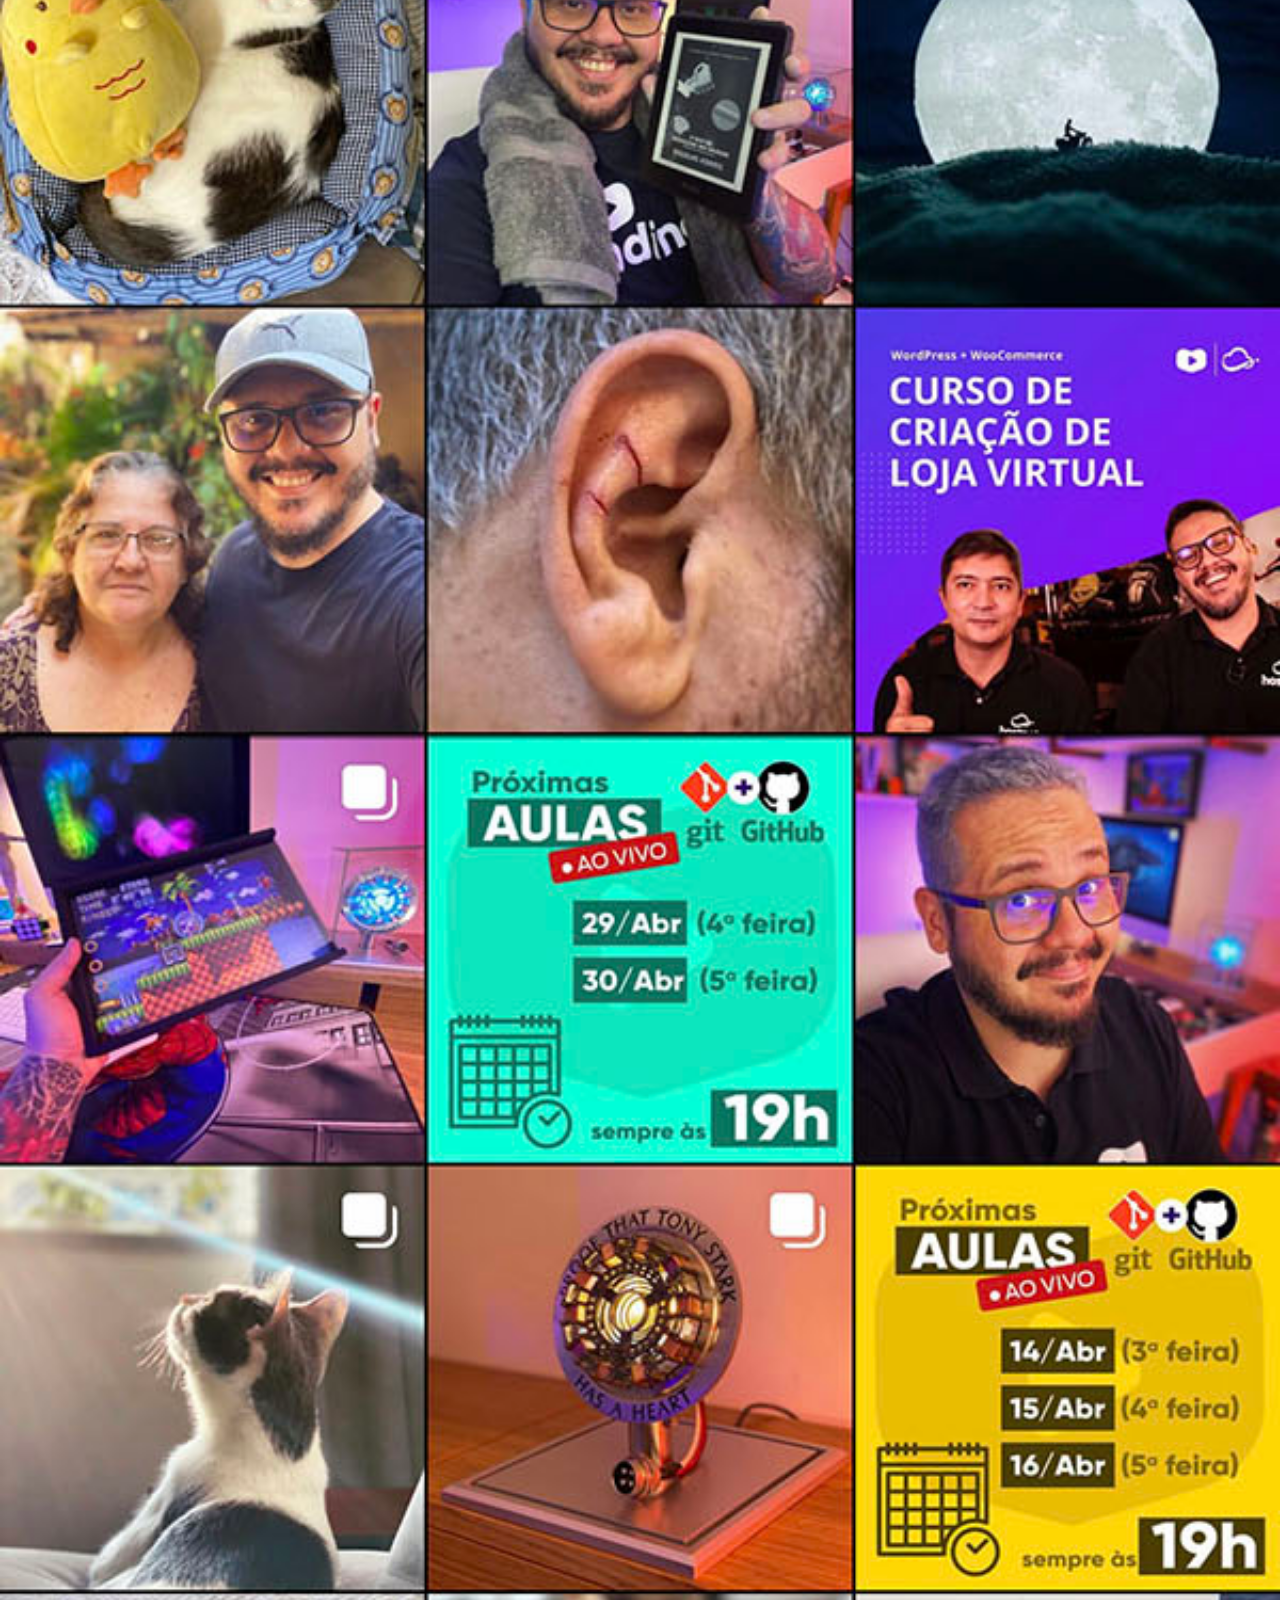
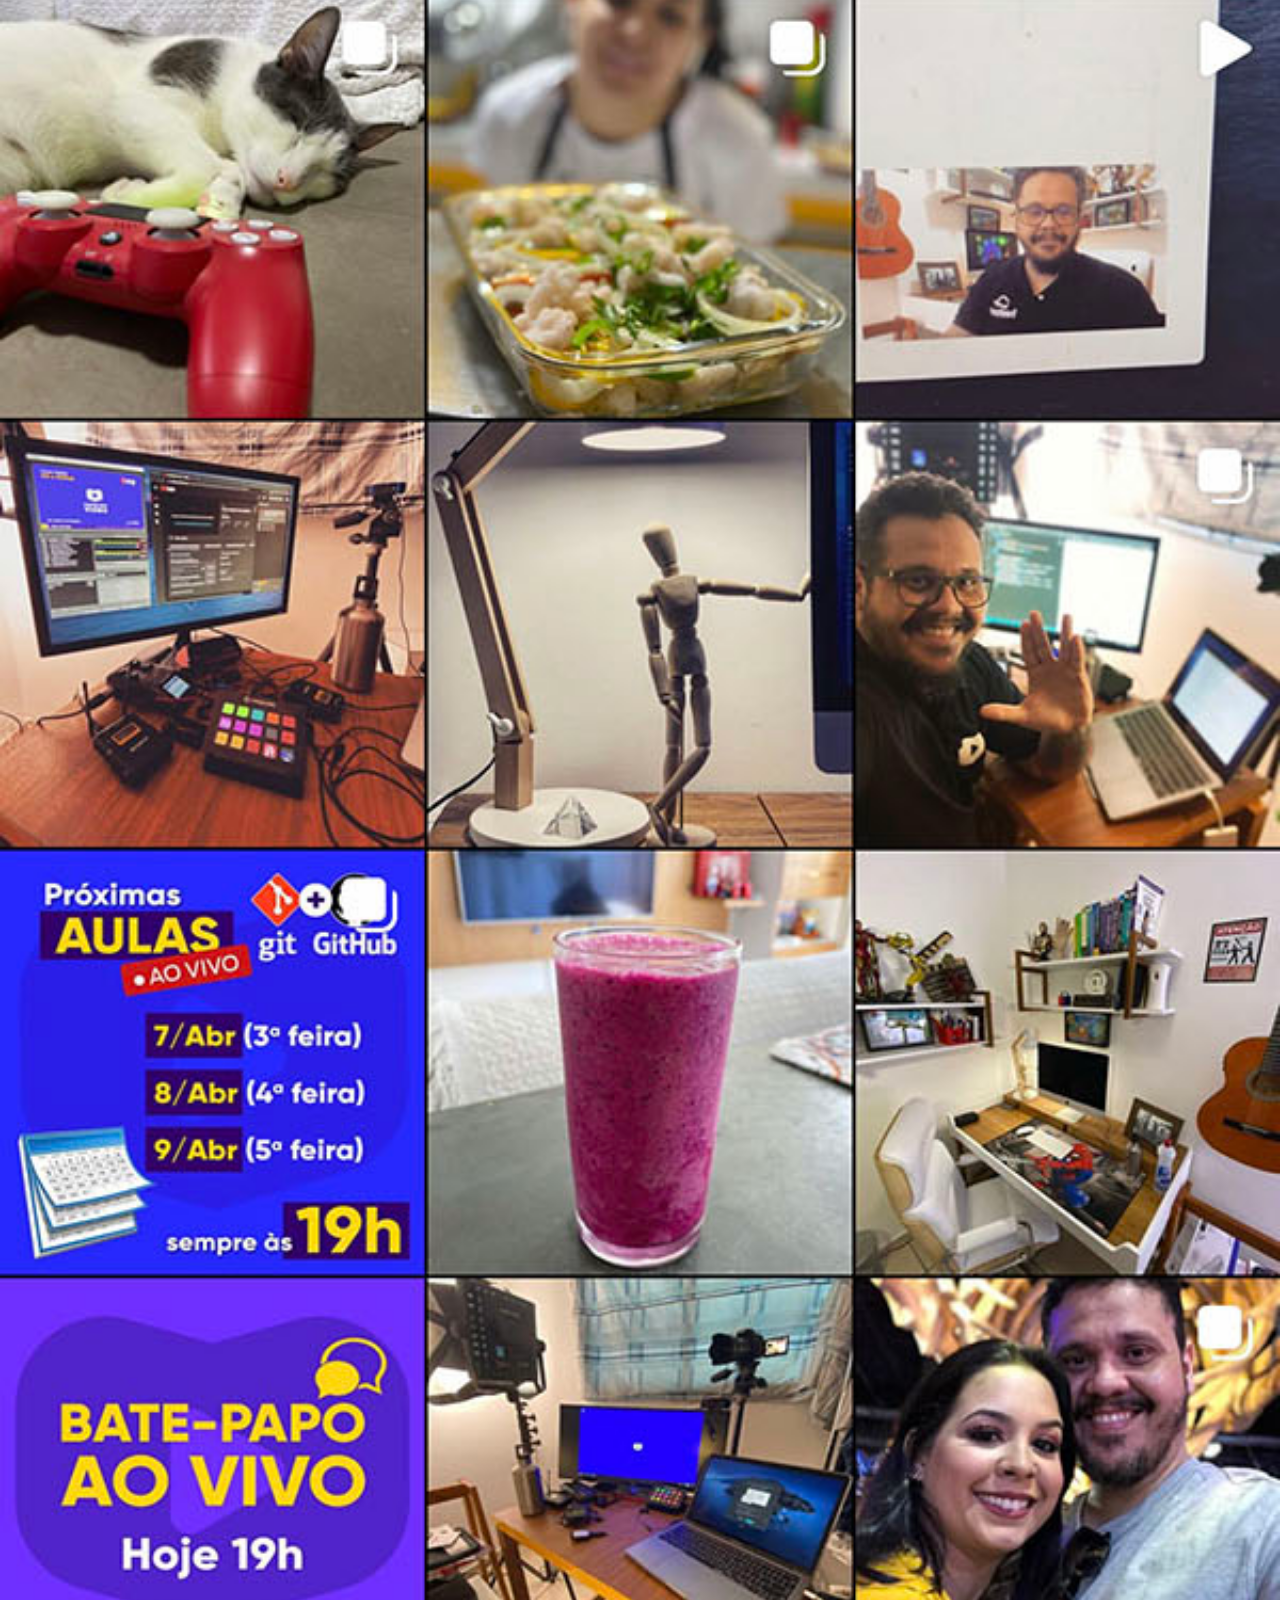
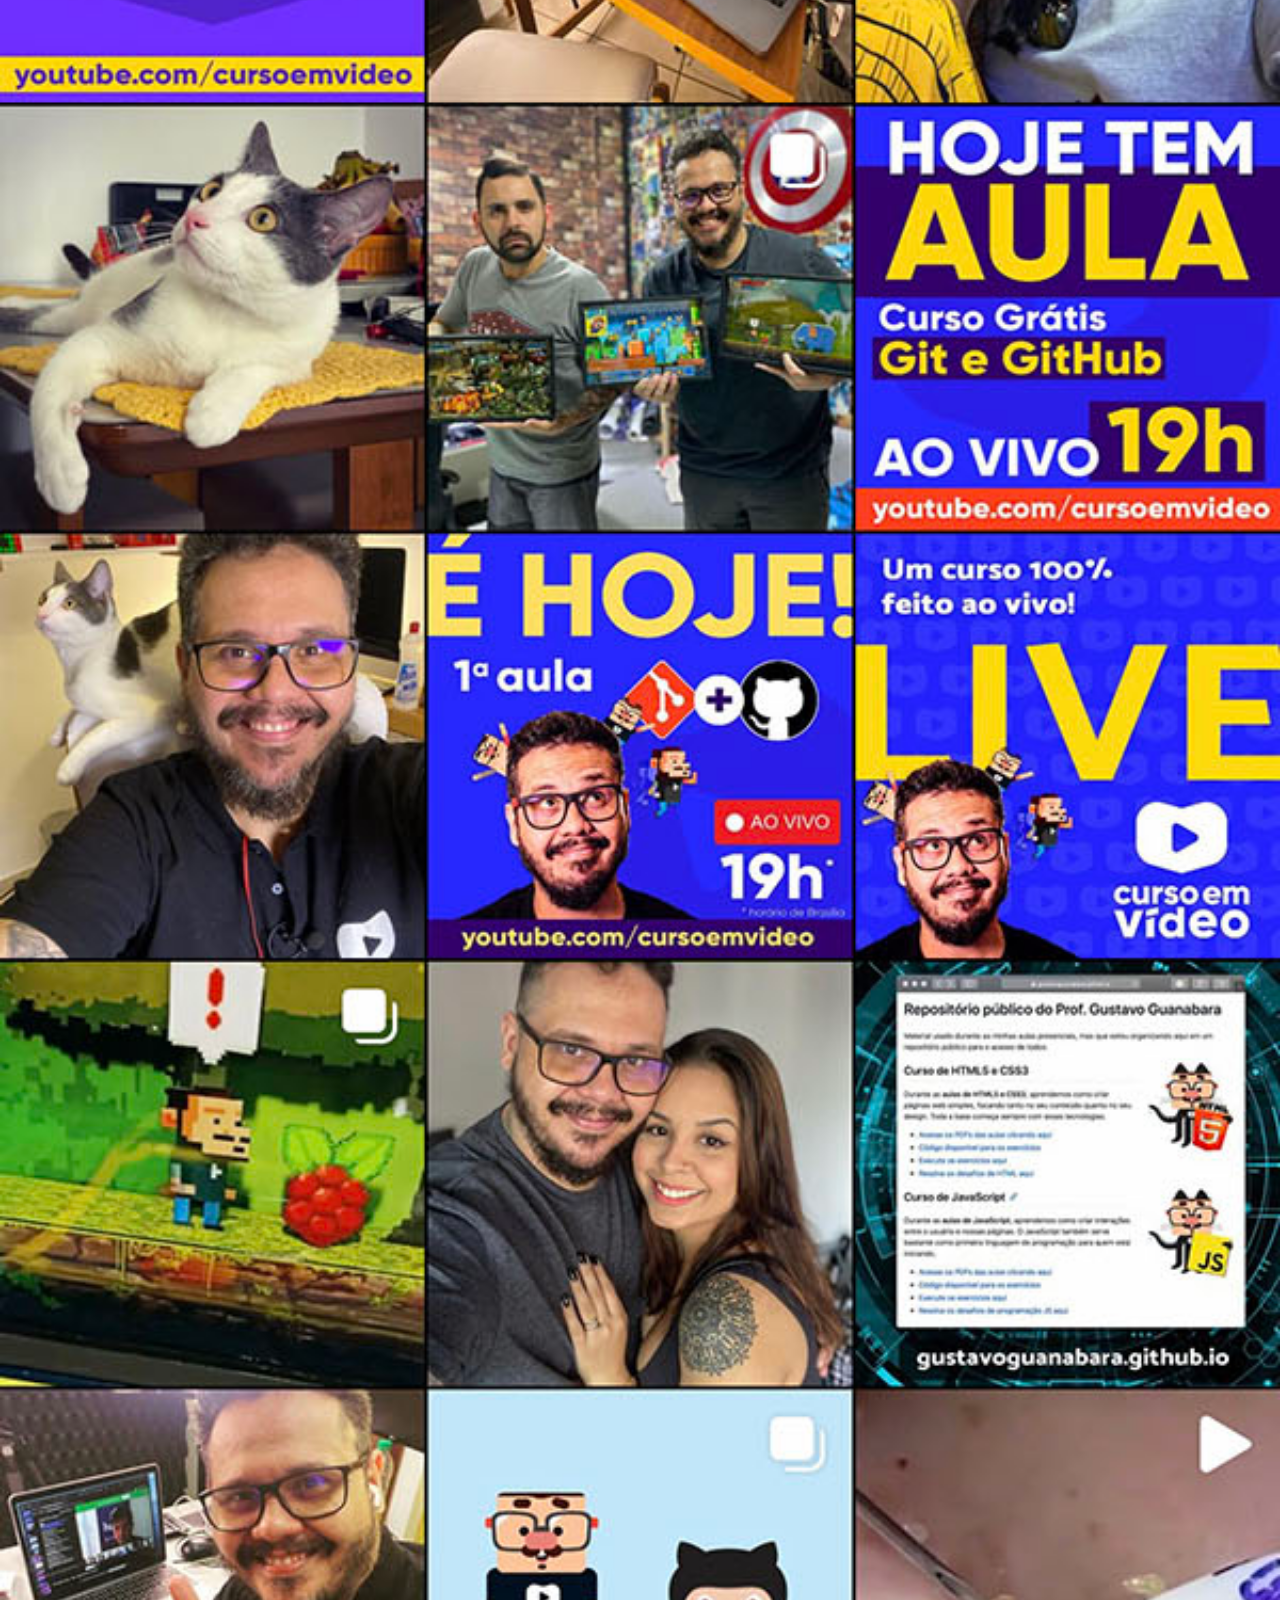
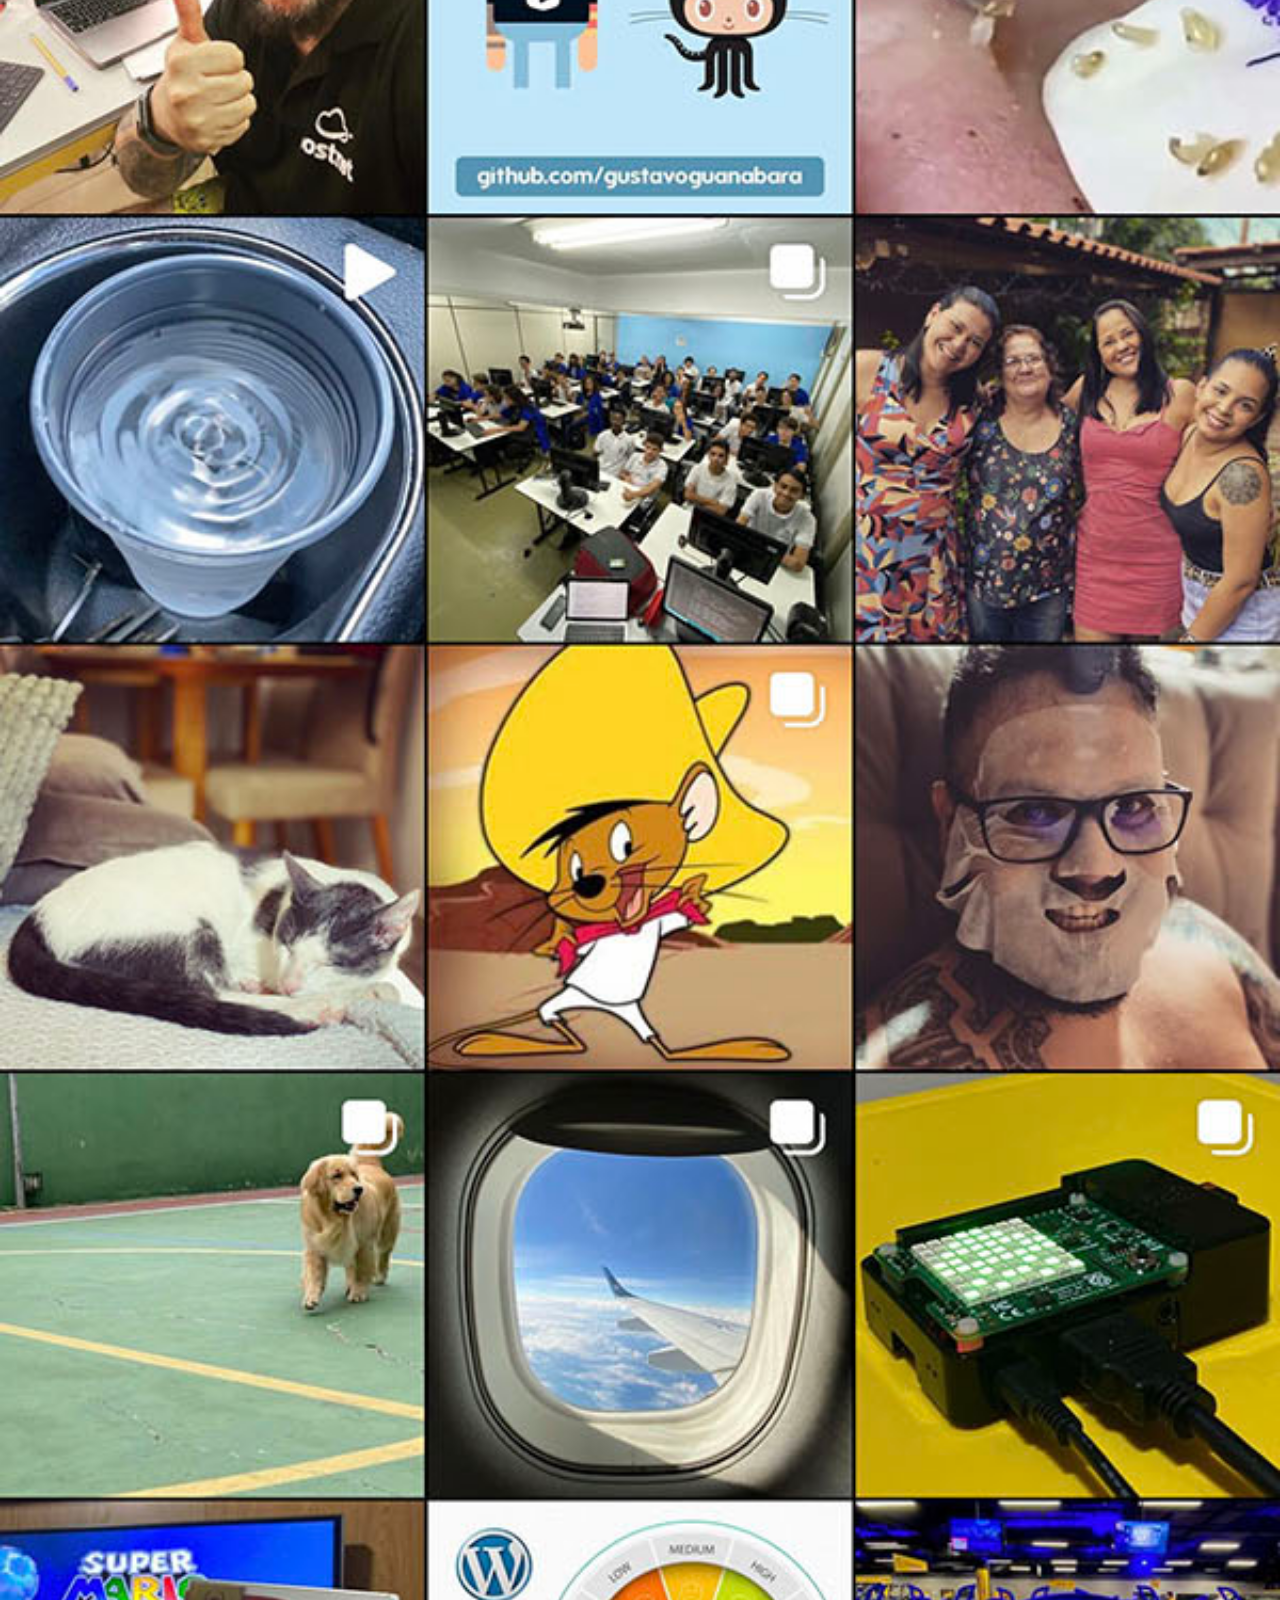
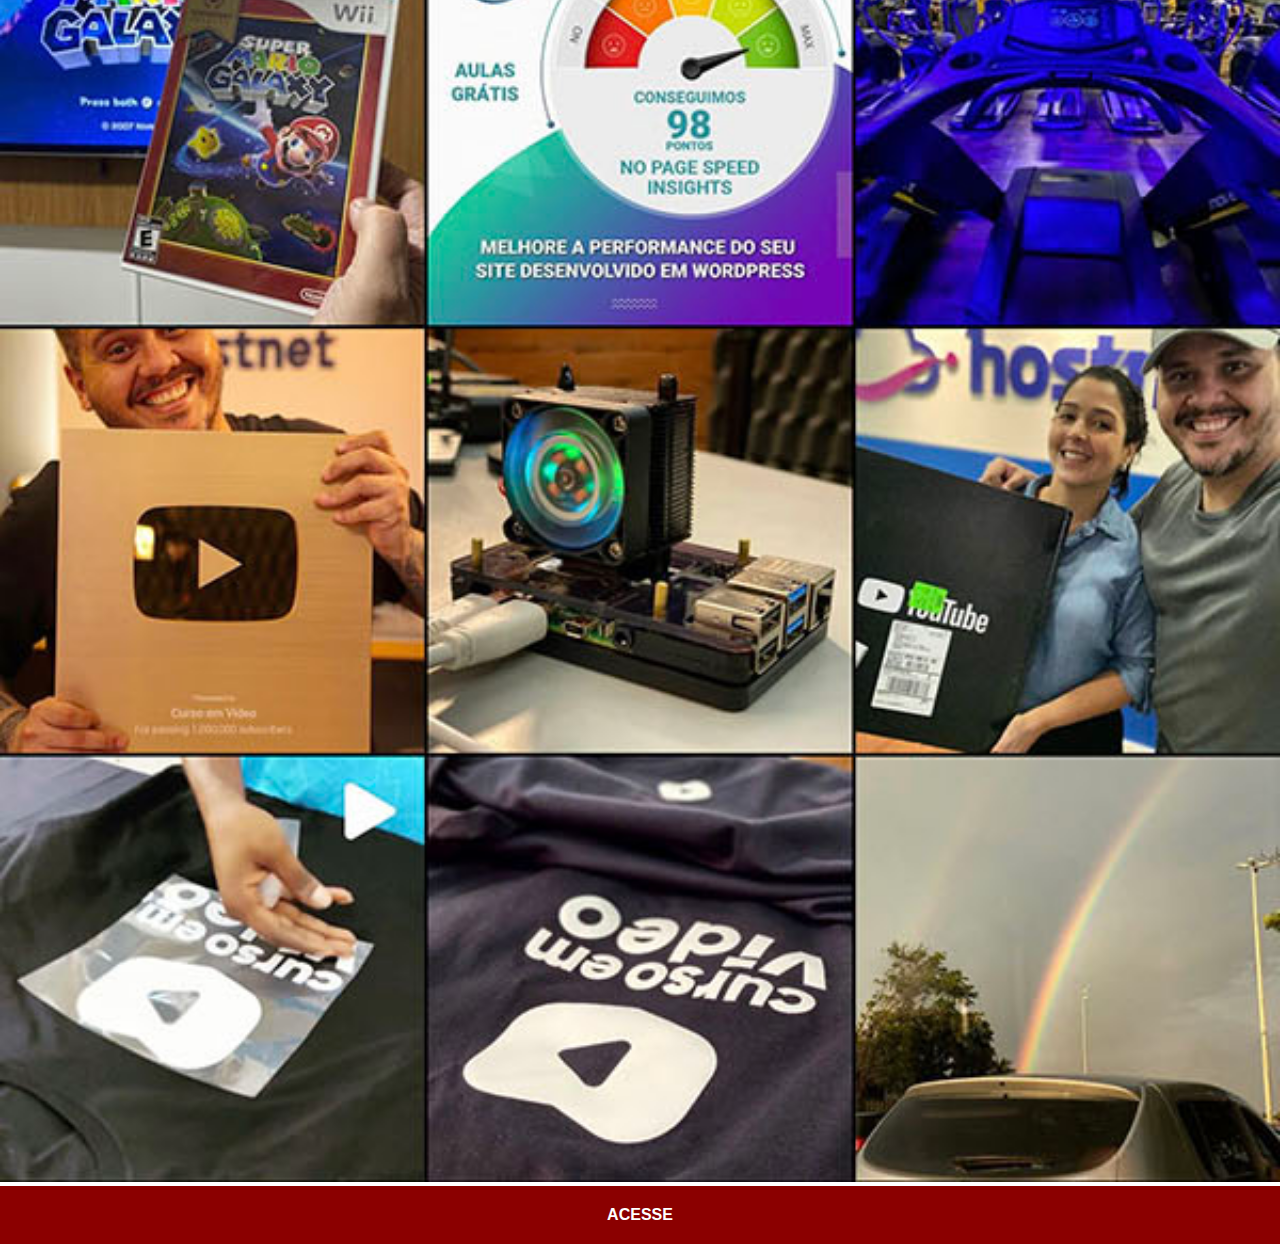
<file: istagram.html>
<!DOCTYPE html>
<html lang="pt-br">
<head>
    <meta charset="UTF-8">
    <meta http-equiv="X-UA-Compatible" content="IE=edge">
    <meta name="viewport" content="width=device-width, initial-scale=1.0">
    <title>instagram</title>
    <link rel="stylesheet" href="estilo/social.css">
</head>
<body>
    <img src="imagens/tela-instagram.jpg" alt="instagram">
    <a href="https://www.instagram.com/gustavoguanabara/">ACESSE</a>
</body>
</html>
</file>
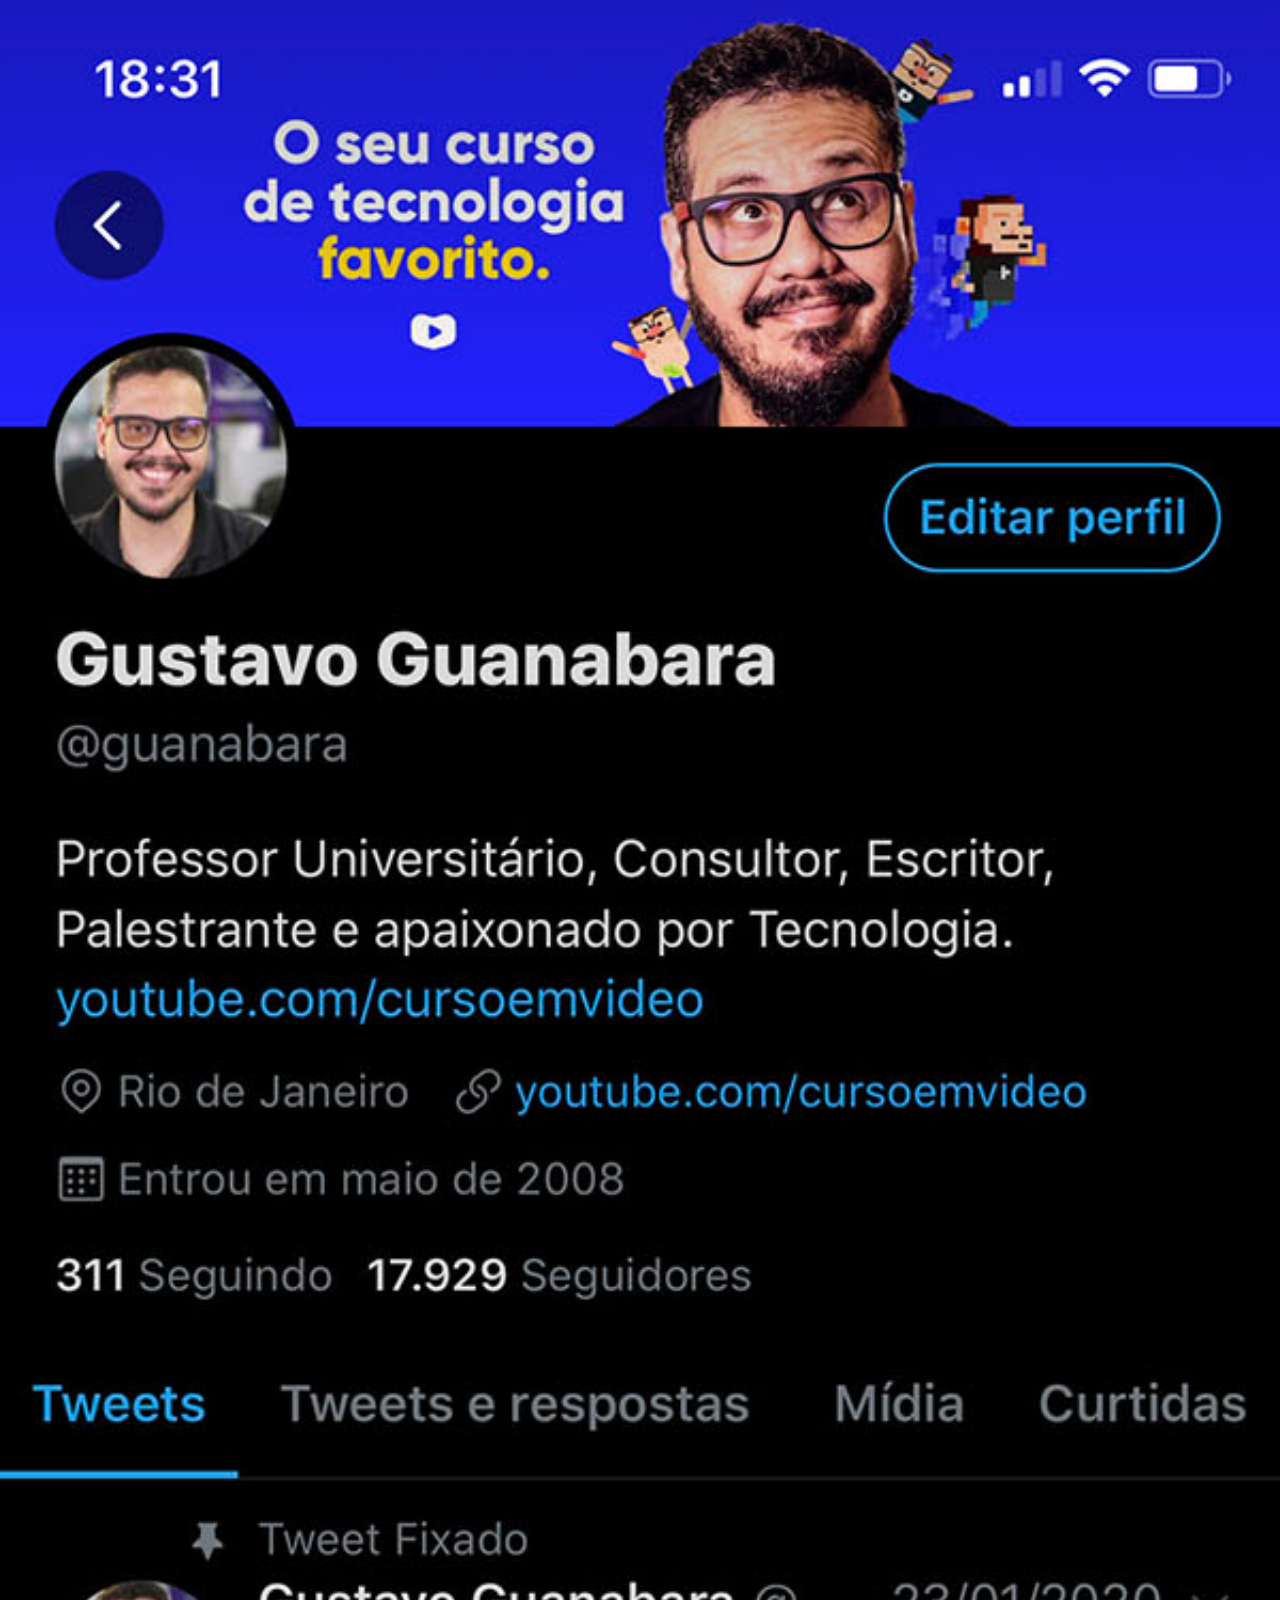
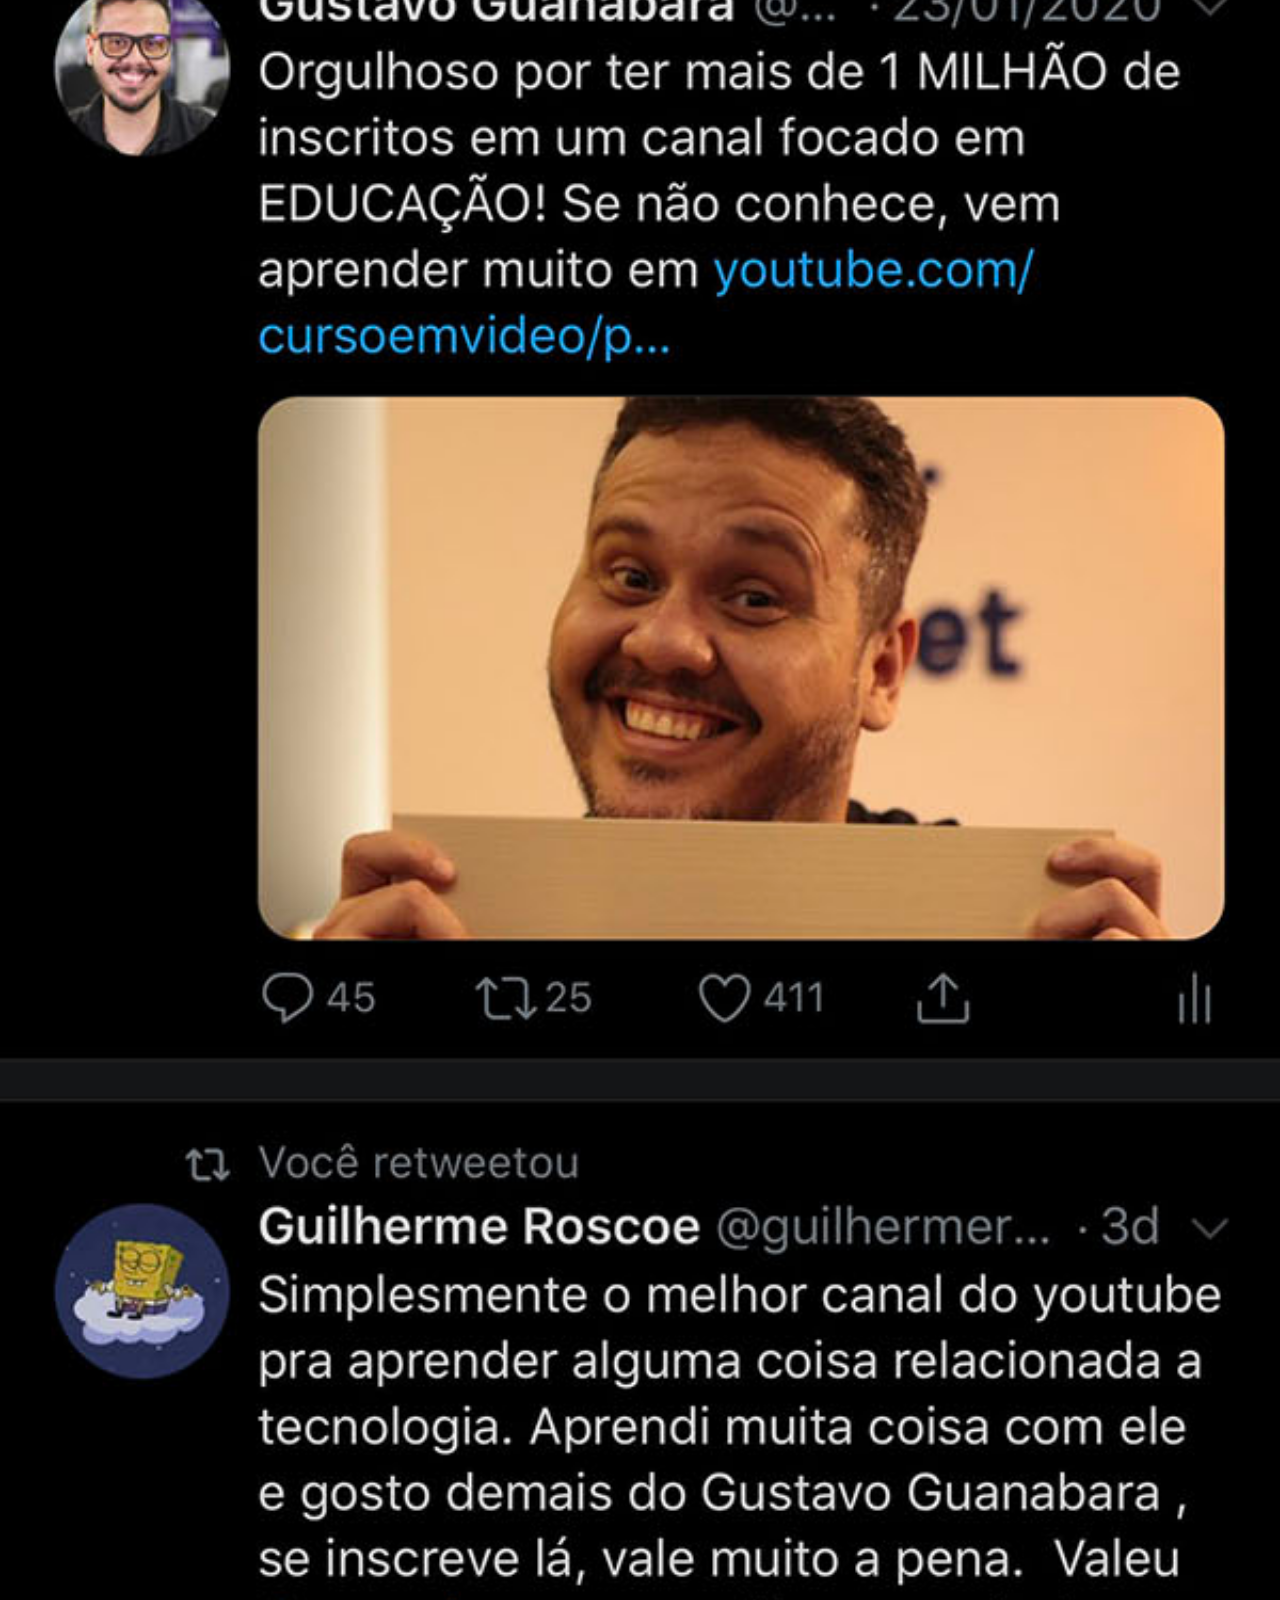
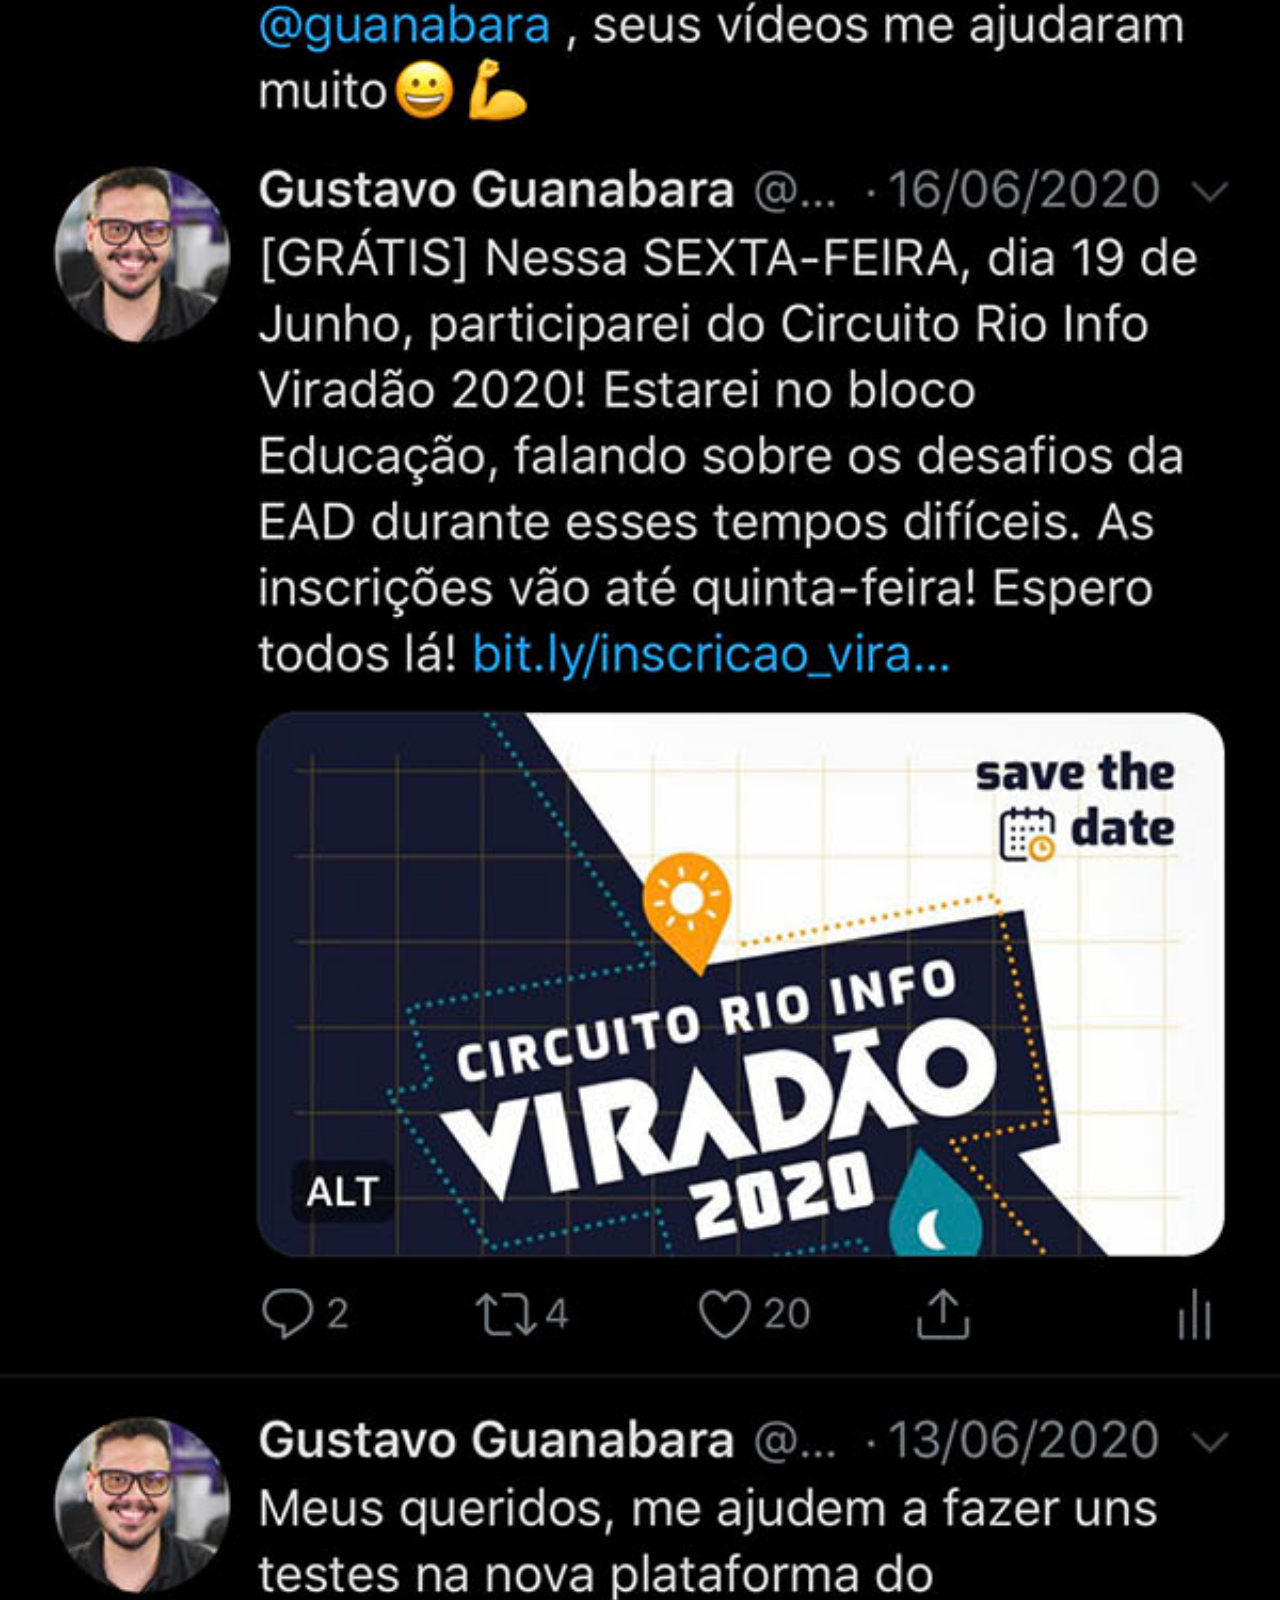
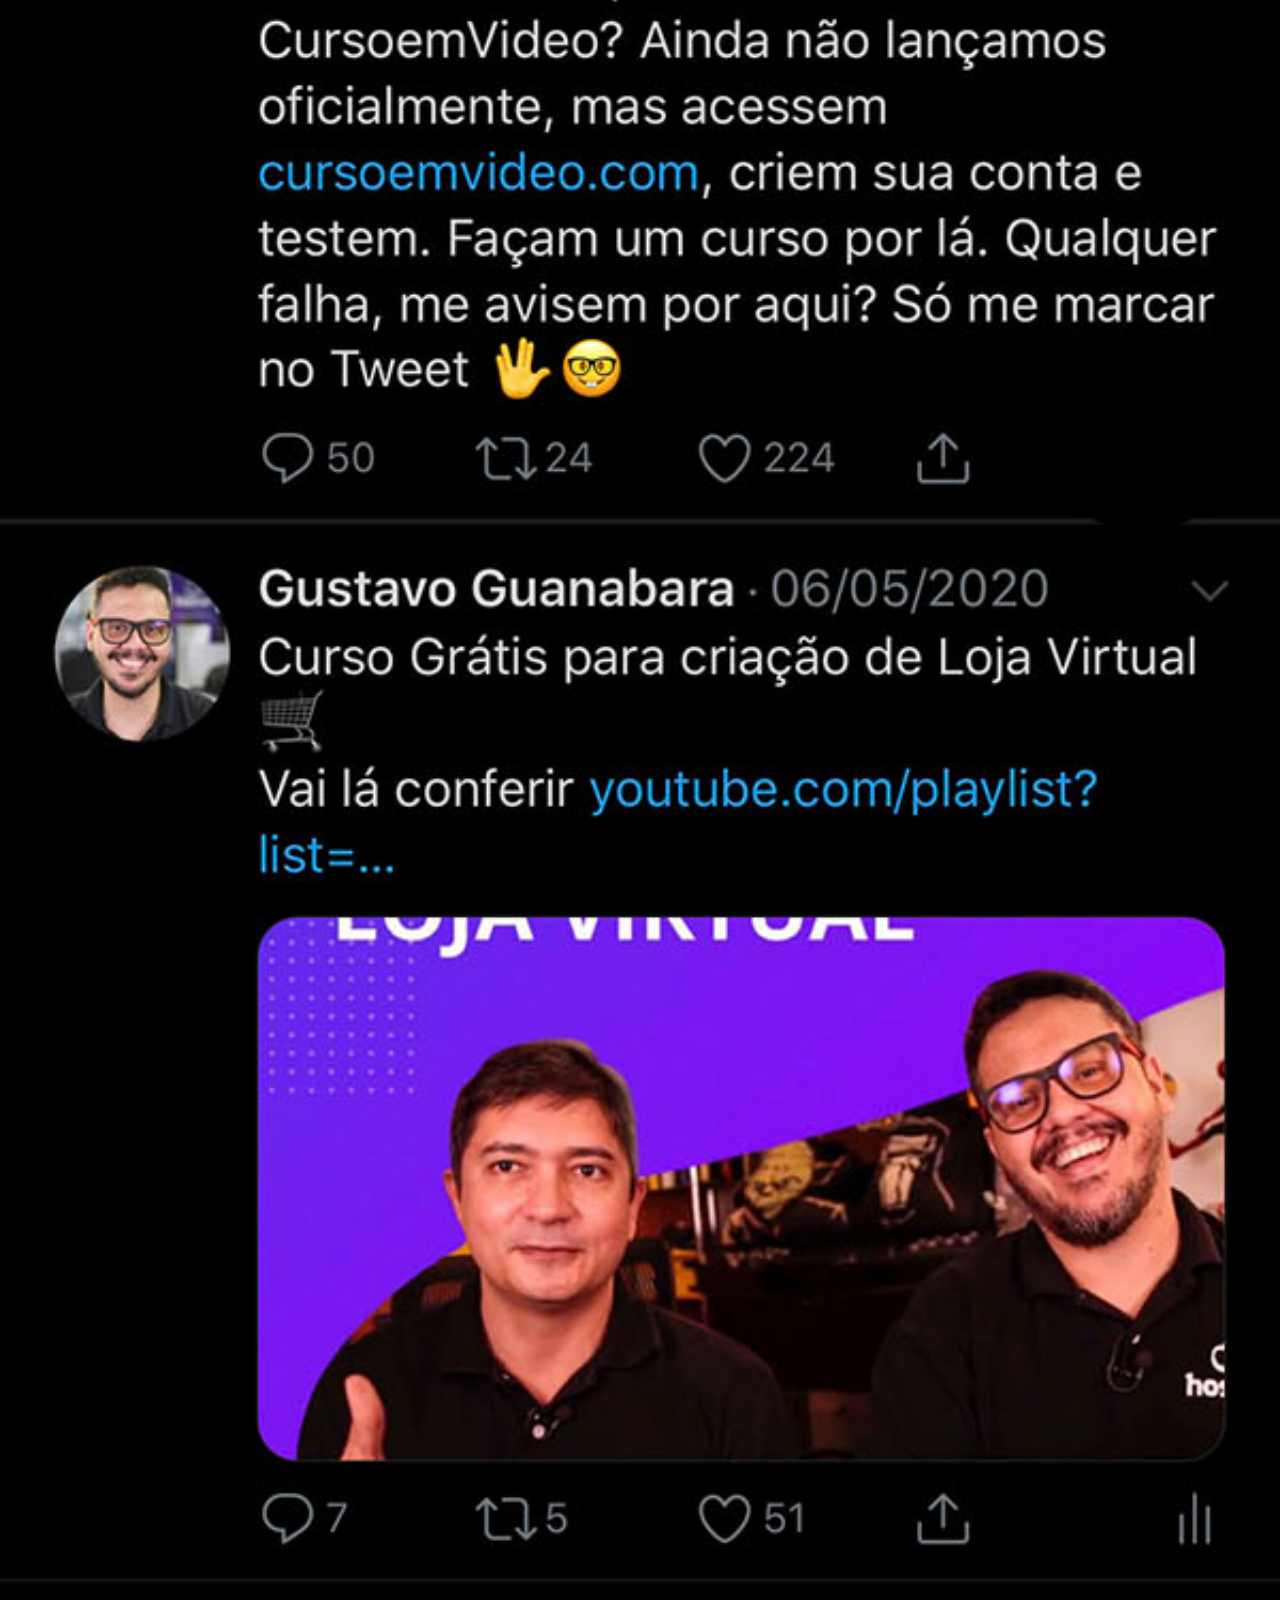
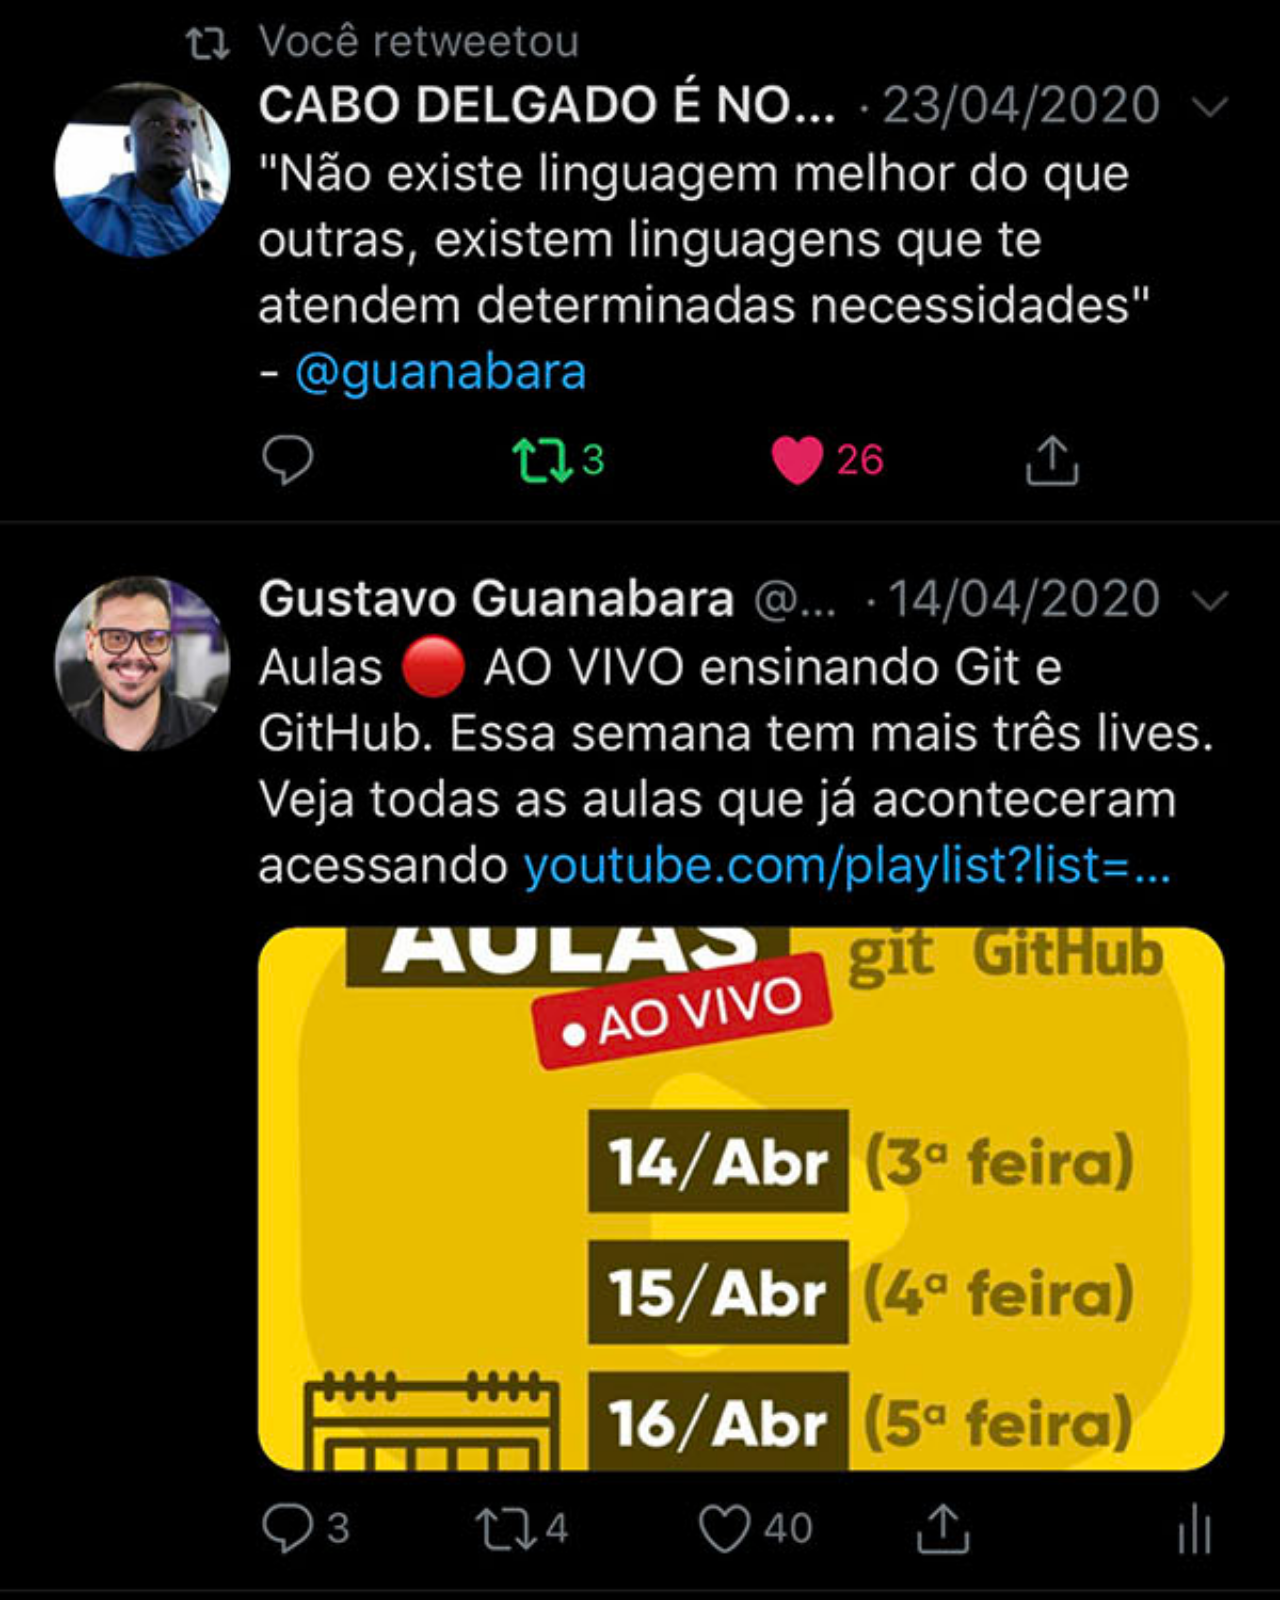
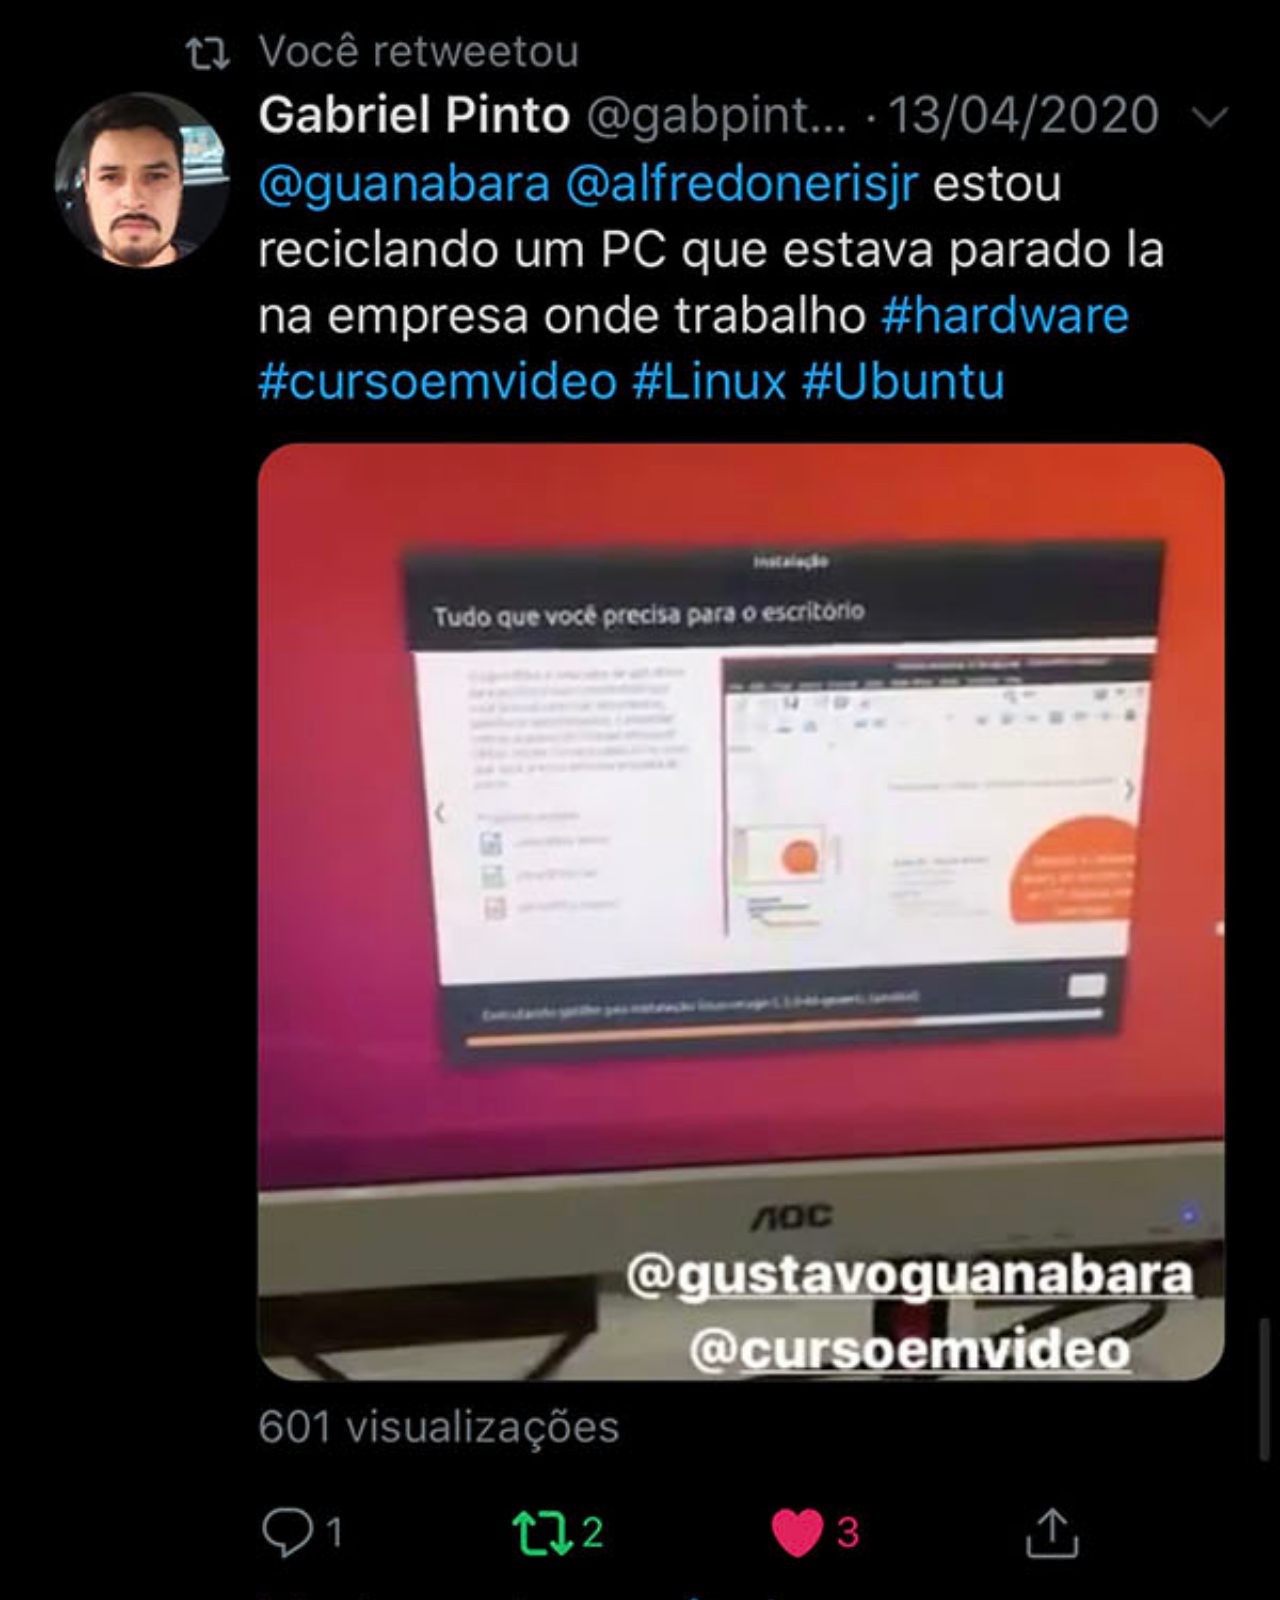
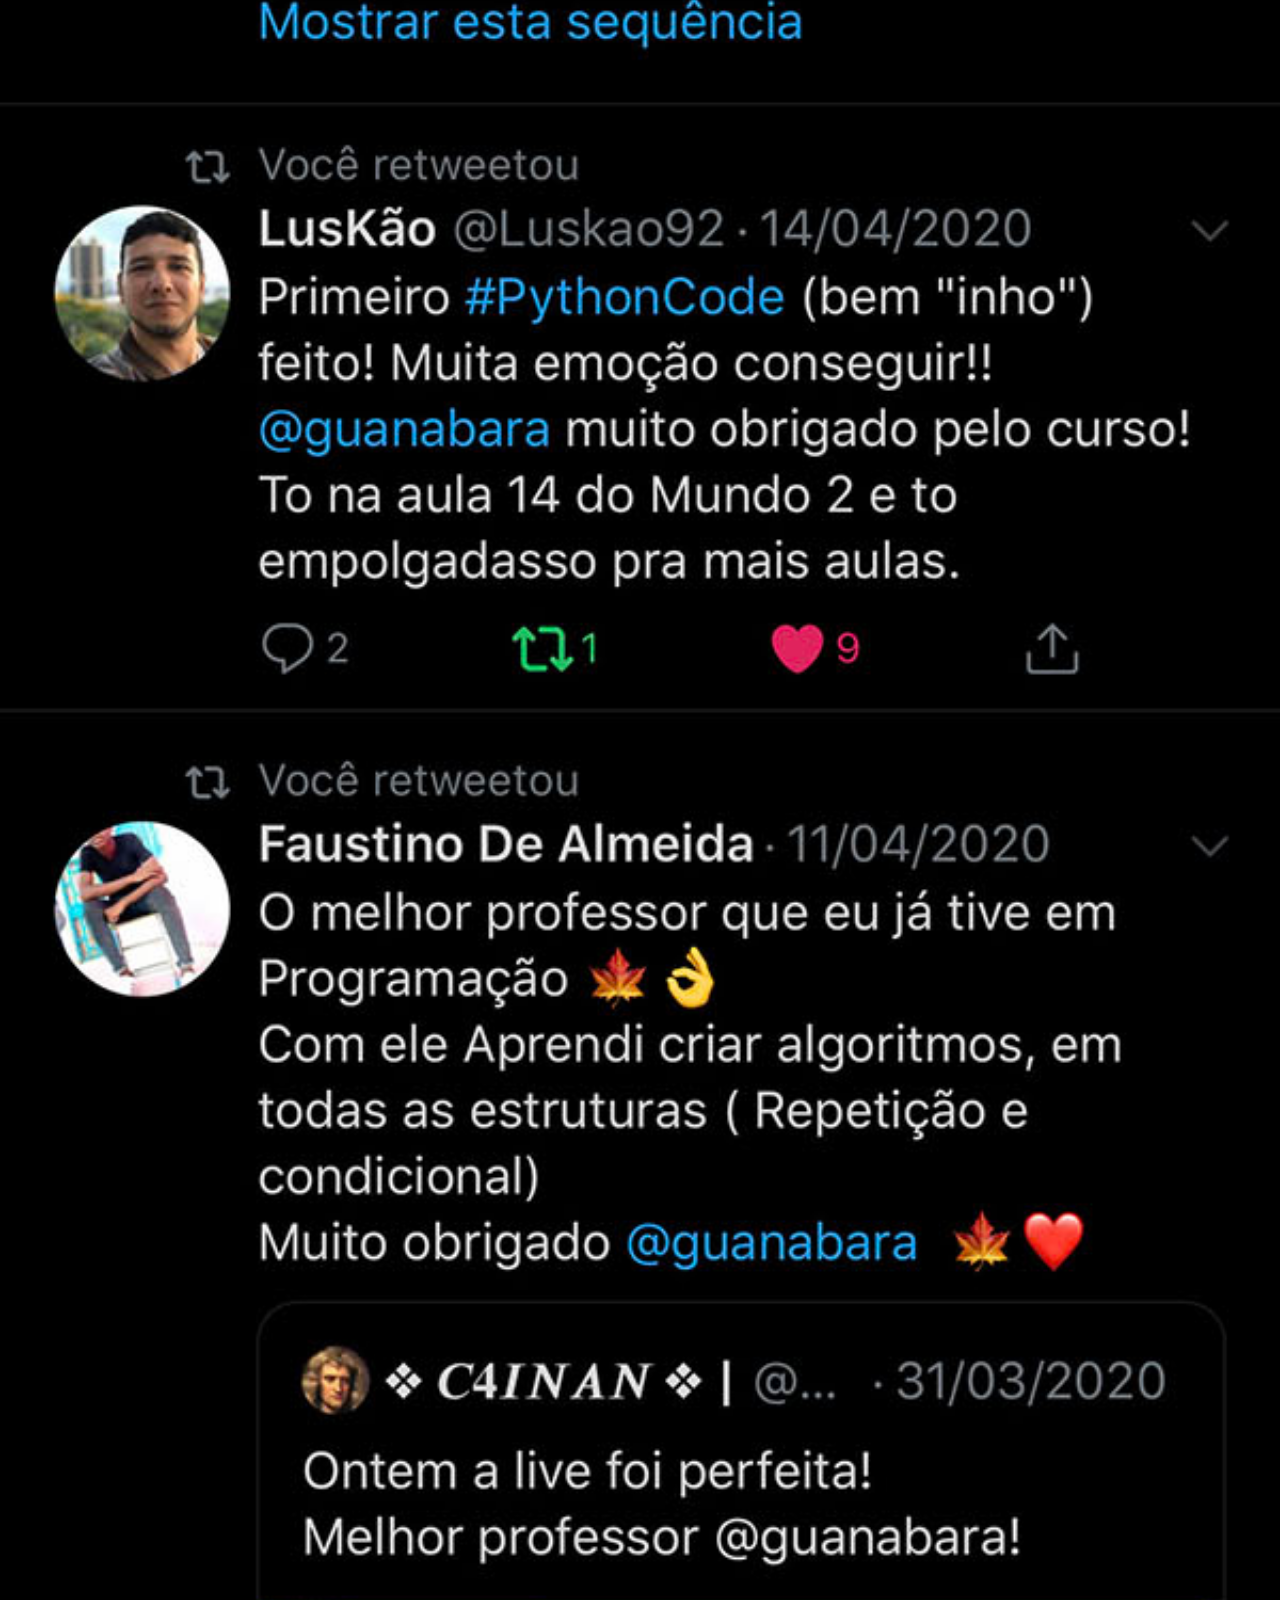
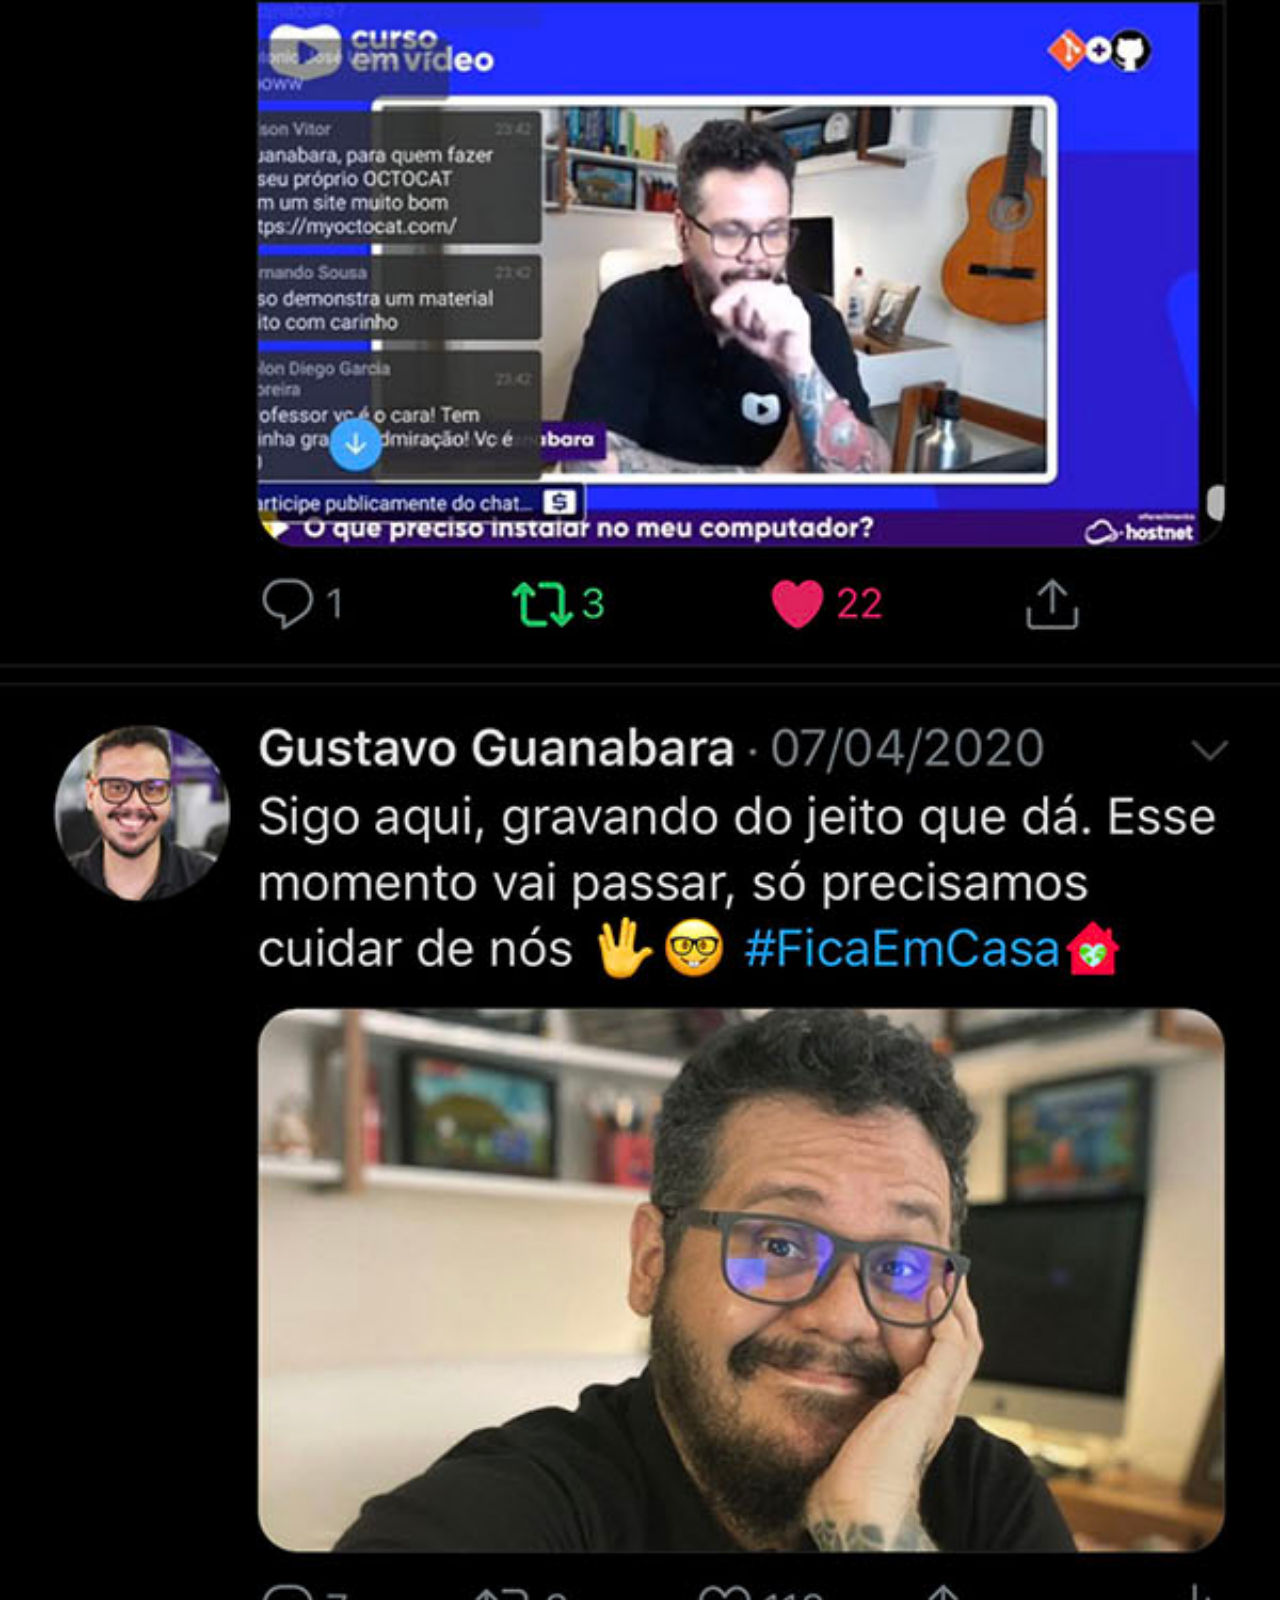
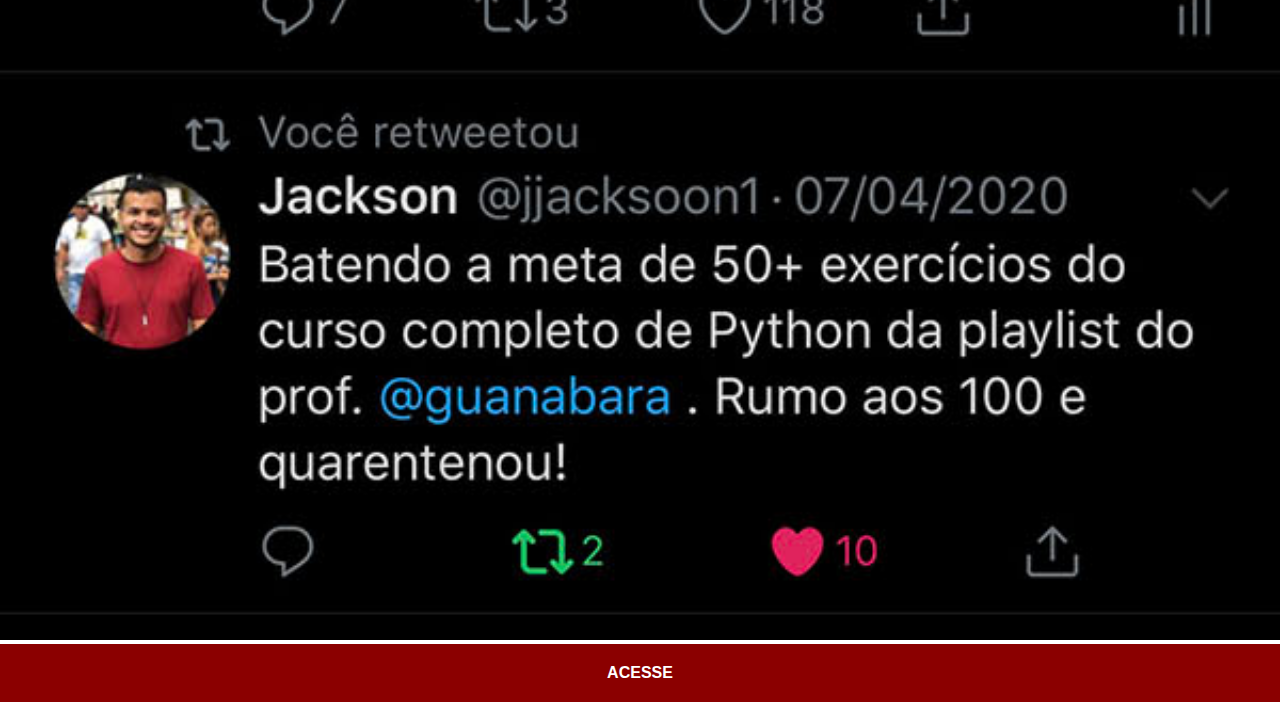
<file: twitter.html>
<!DOCTYPE html>
<html lang="pt-br">
<head>
    <meta charset="UTF-8">
    <meta http-equiv="X-UA-Compatible" content="IE=edge">
    <meta name="viewport" content="width=device-width, initial-scale=1.0">
    <title>twitter</title>
    <link rel="stylesheet" href="estilo/social.css">
</head>
<body>
    <img src="imagens/tela-twitter.jpg" alt="twitter">
    <a href="">ACESSE</a>
</body>
</html>
</file>
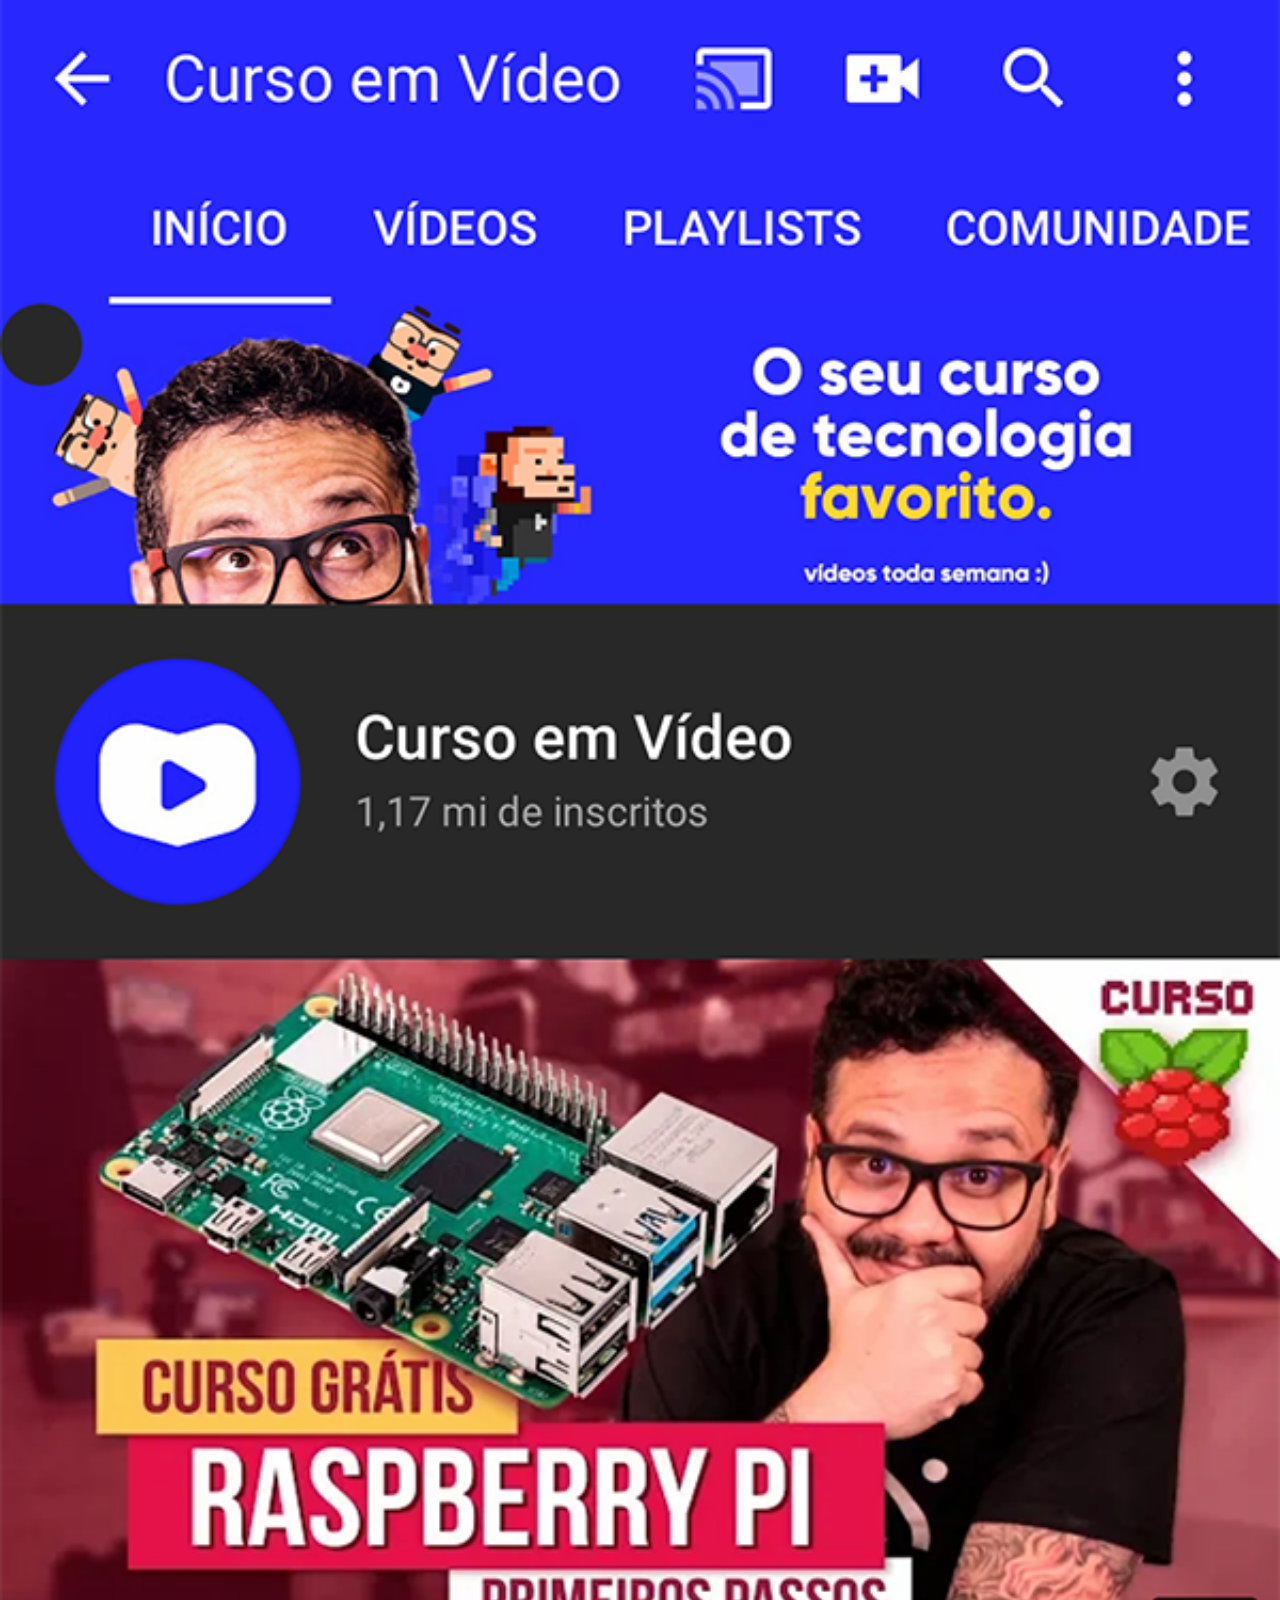
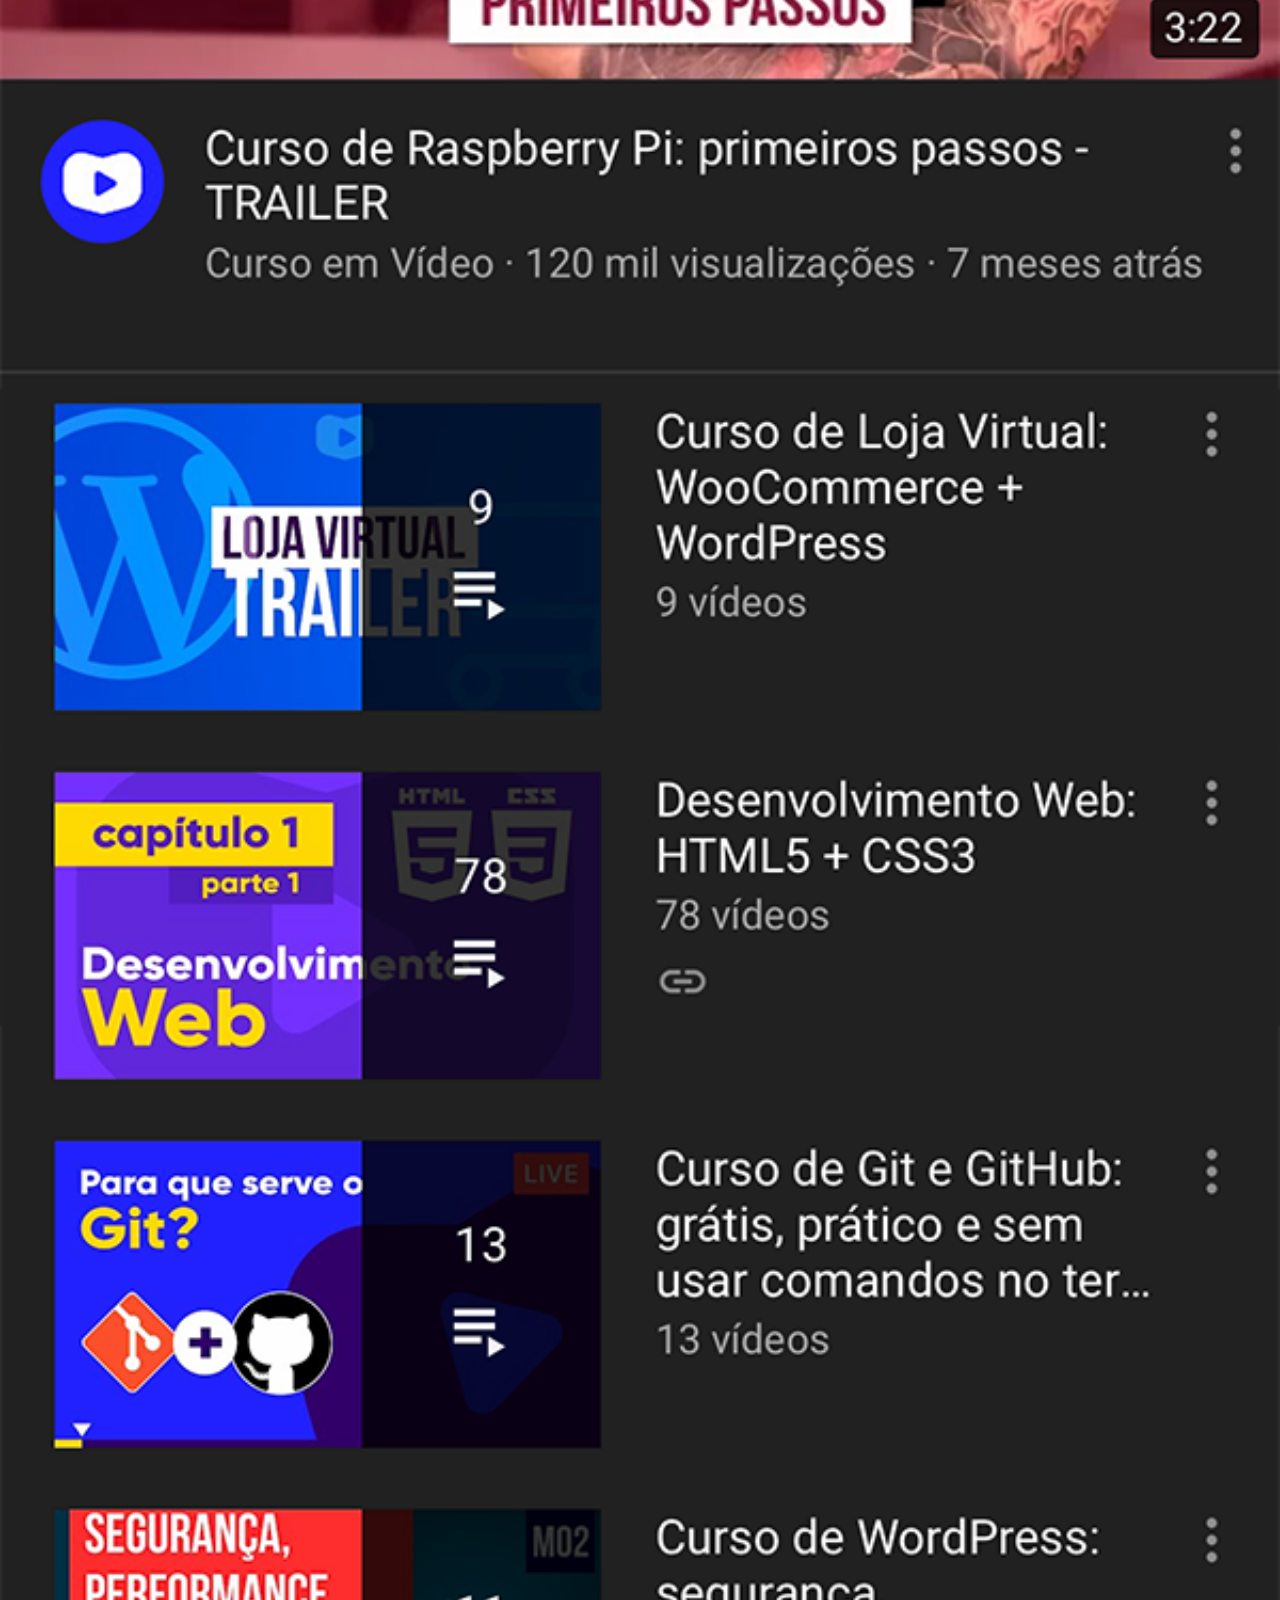
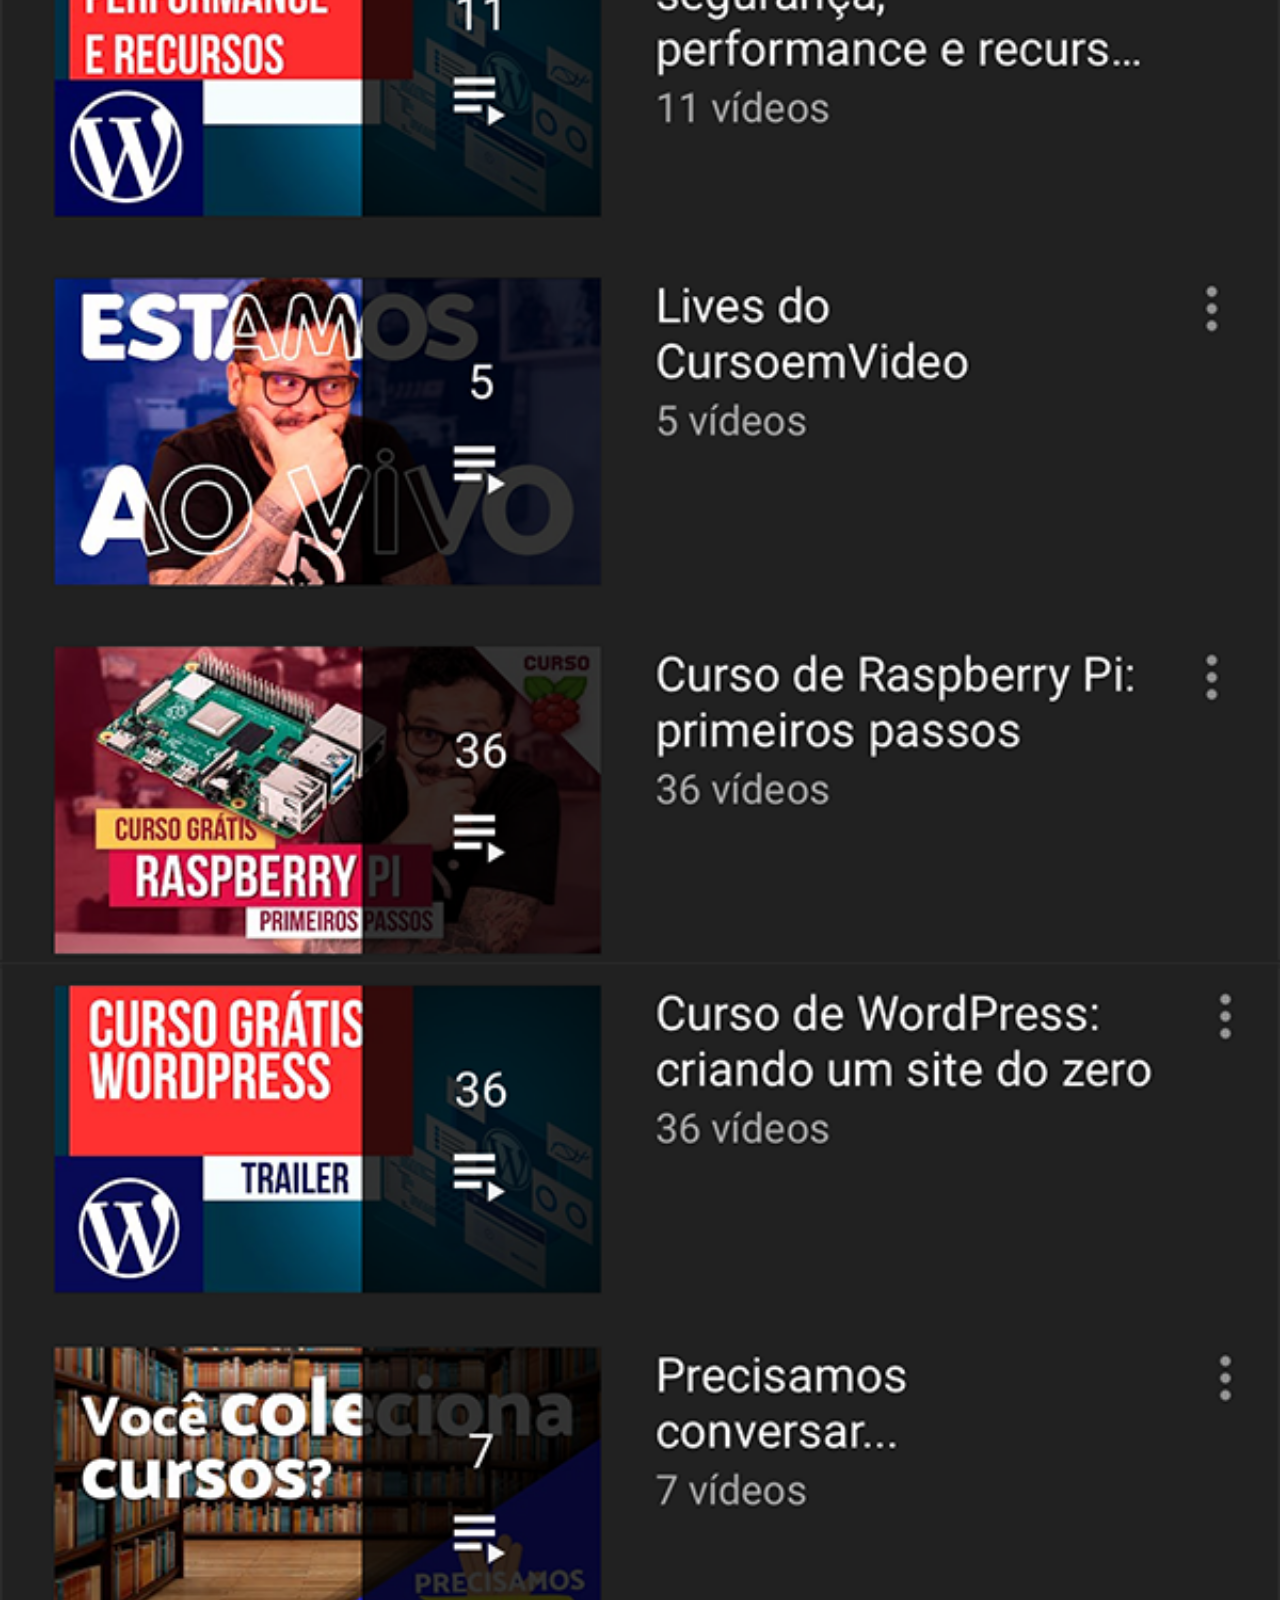
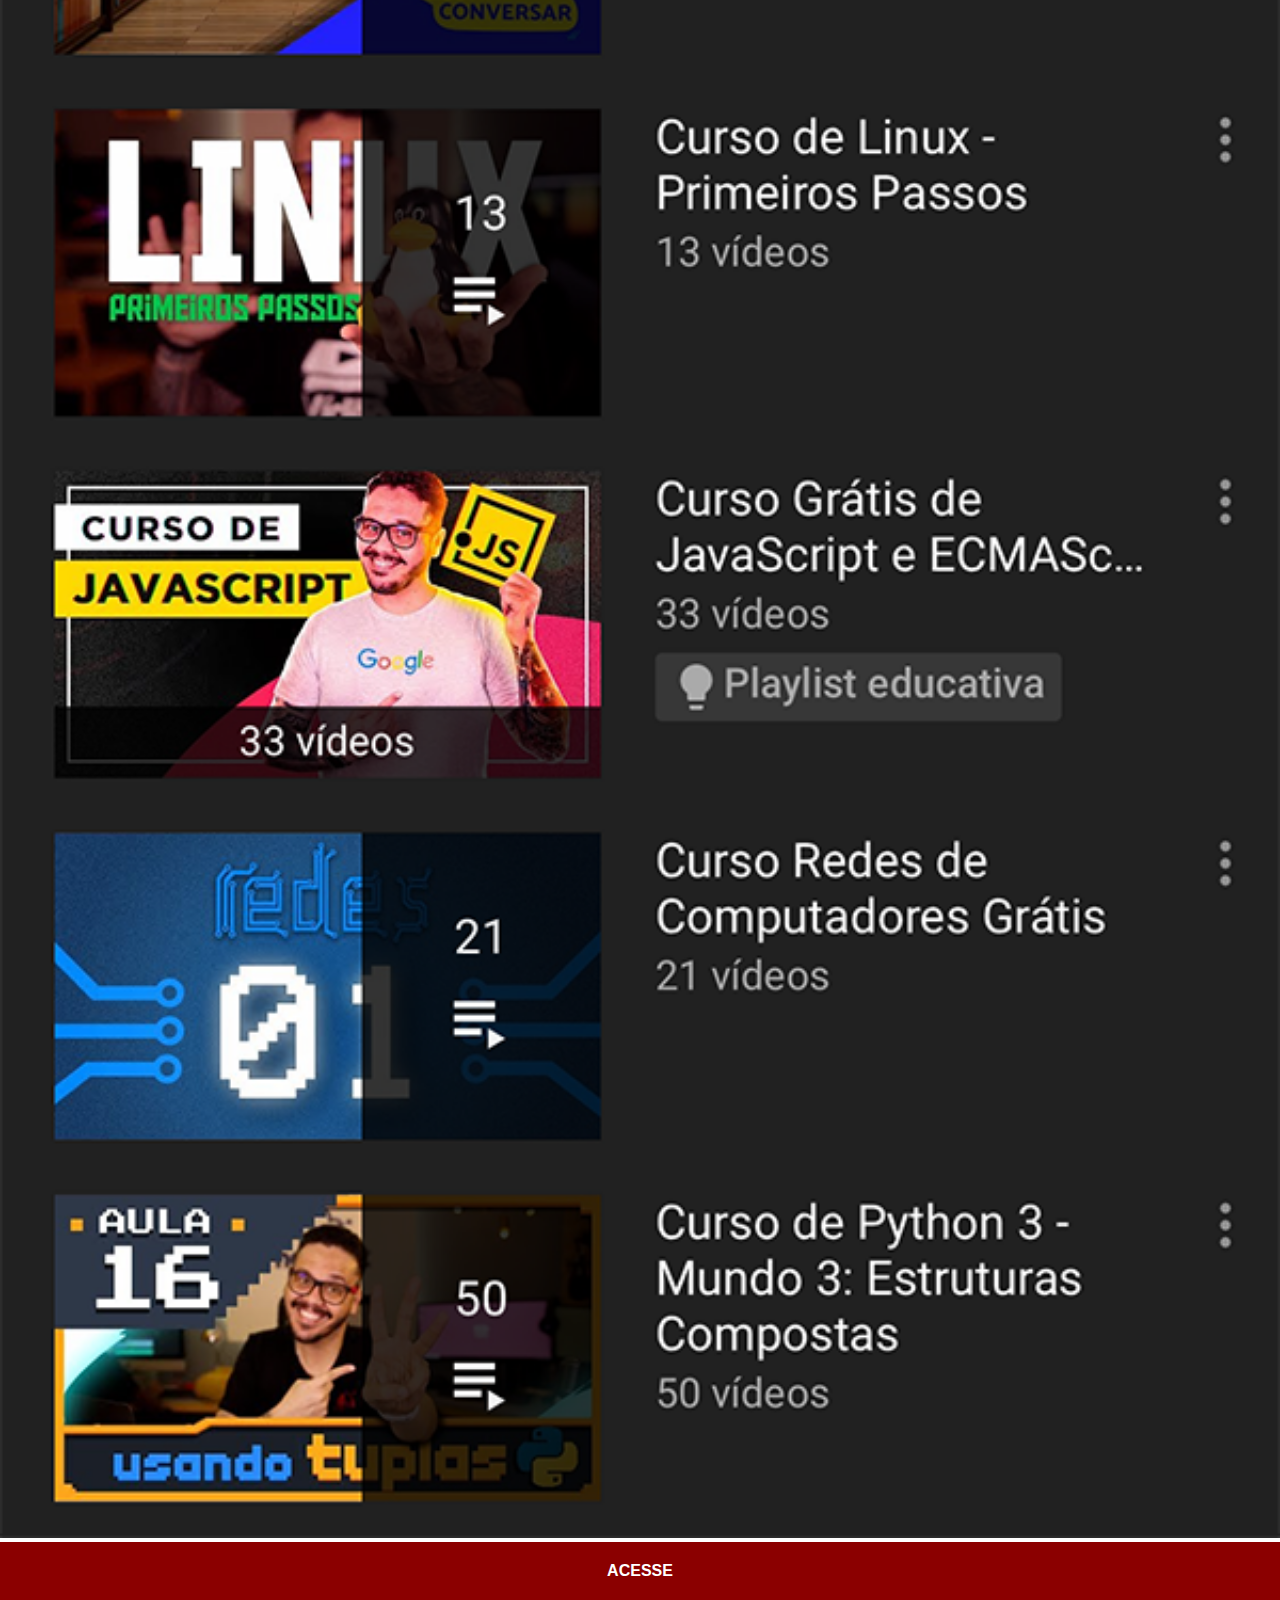
<file: youtube.html>
<!DOCTYPE html>
<html lang="pt-br">
<head>
    <meta charset="UTF-8">
    <meta http-equiv="X-UA-Compatible" content="IE=edge">
    <meta name="viewport" content="width=device-width, initial-scale=1.0">
    <title>Youtube</title>
    <link rel="stylesheet" href="estilo/social.css">
</head>
<body>
    <img src="imagens/tela-youtube.png" alt="Youtube">
    <a href="https://www.youtube.com/@CursoemVideo/playlists" target="_blank">ACESSE</a>
</body>
</html>
</file>
<file: estilo/style.css>
@charset "UTF-8";

*{
    margin: 0px;
    padding: 0px;
    font-family: Arial, Helvetica, sans-serif;
}
html,body{
    height: 100vh;
    width: 100vw;
    background-color: black ;
}
body{
    background: url('../imagens/fundo-madeira.jpg') no-repeat top center;
    background-size: cover;
    background-attachment: fixed;
}
main{
    position: relative;
    height: 97vh;
}
section#telefone{
    position: absolute;
    top: 50%;
    left: 50%;
    transform: translate(-50%, -50%);
    width: 311px;
    height: 627px;
    background: url('../imagens/frame-iphone.png') no-repeat;
}
section#redes-sociais{
    text-align: right;
}
section#redes-sociais img{
    width: 50px;
    margin: 10px;
    border-radius: 50%;
    box-shadow: 2px 2px 5px rgba(0, 0, 0, 0.808);
    box-sizing: border-box ;
}
section#redes-sociais img:hover{
    border: solid 2px rgba(255, 255, 255, 0.795);
    transform: translate(-4px,-4px);
    box-shadow: 5px 5px 10px rgba(0, 0, 0, 0.808);
    transition: 0.3;
}
iframe#tela{
    position: relative;
    top: 80px;
    left: 22px;
    width: 267px;
    height: 471px;
}
</file>
<file: estilo/social.css>
*{
    margin: 0px;
    padding: 0px;
    font-family: Arial, Helvetica, sans-serif;
}
img{
   width: 100vw;
}
::-webkit-scrollbar{
    width: 0px;
    height: 0px;
}
a{
    display: block;
    background-color: darkred;
    color: white;
    padding: 20px;
    text-align: center;
    font-weight: bolder;
    text-decoration: none;
}
a:hover{
    background-color: red;
}
</file>
